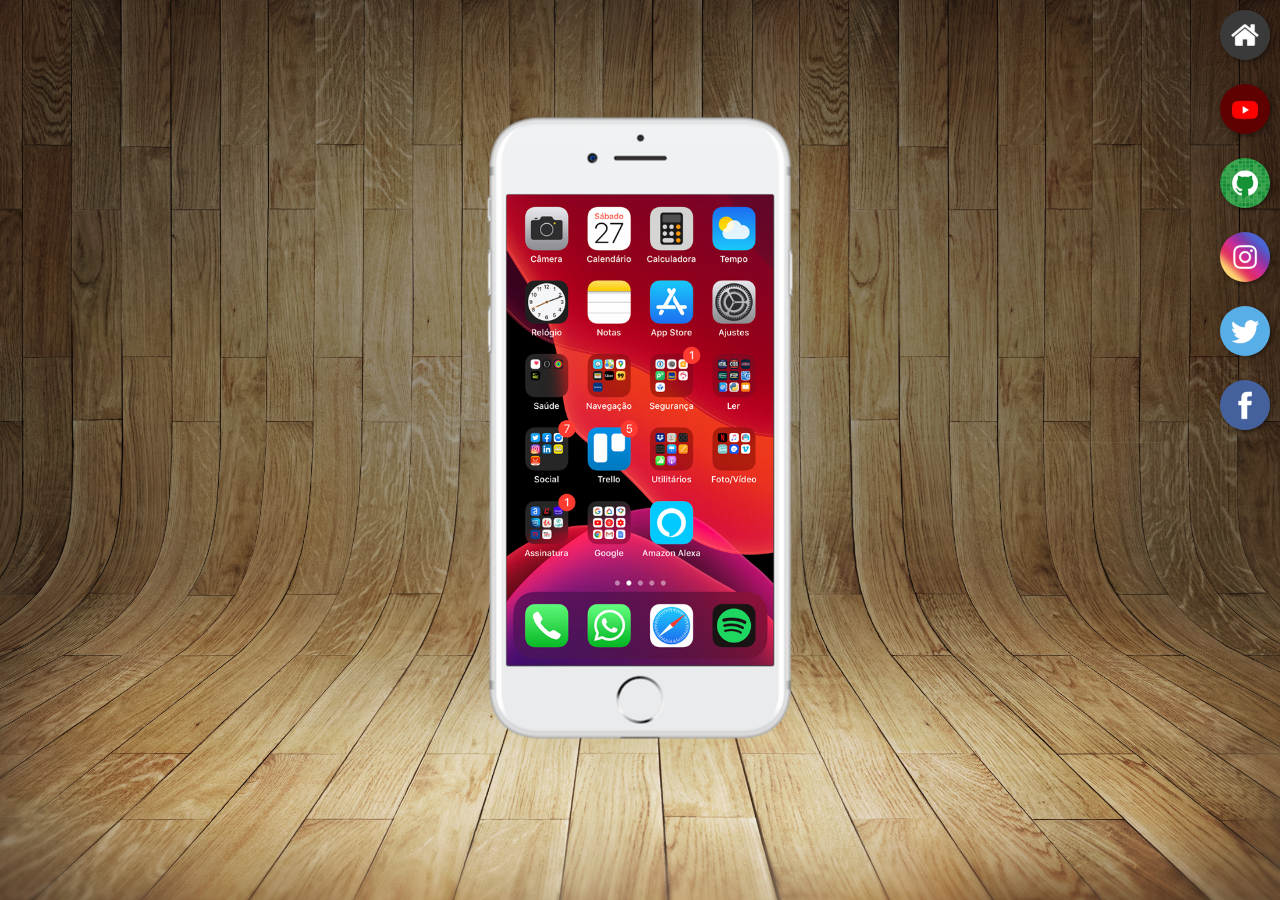
<file: index.html>
<!DOCTYPE html>
<html lang="pt-br">
<head>
    <meta charset="UTF-8">
    <meta name="viewport" content="width=device-width, initial-scale=1.0">
    <link rel="shortcut icon" href="favicon.ico" type="image/x-icon">
    <link rel="stylesheet" href="estilos/style.css">
    <title>Rede Sociais</title>
</head>
<body>
    <main>
        <section id="telefone">
            <iframe src="home.html" name="tela" id="tela" frameborder="0">
                Seu navegador nao e compativel.
            </iframe>
        </section>
        <section id="redes-sociais">
            <a href="home.html" target="tela"><img src="imagens/logo-home.jpg" alt="home"></a><br>
            <a href="youtube.html" target="tela"><img src="imagens/logo-youtube.jpg" alt="Youtube"></a><br>
            <a href="github.html" target="tela"><img src="imagens/logo-github.jpg" alt="GitHub"></a><br>
            <a href="instagram.html" target="tela"><img src="imagens/logo-instagram.jpg" alt="Instagram"></a><br>
            <a href="twitter.html" target="tela"><img src="imagens/logo-twitter.jpg" alt="Twitter"></a><br>
            <a href="facebook.html" target="tela"><img src="imagens/logo-facebook.jpg" alt="Facebook"></a>
        </section>
    </main>
</body>
</html>
</file>
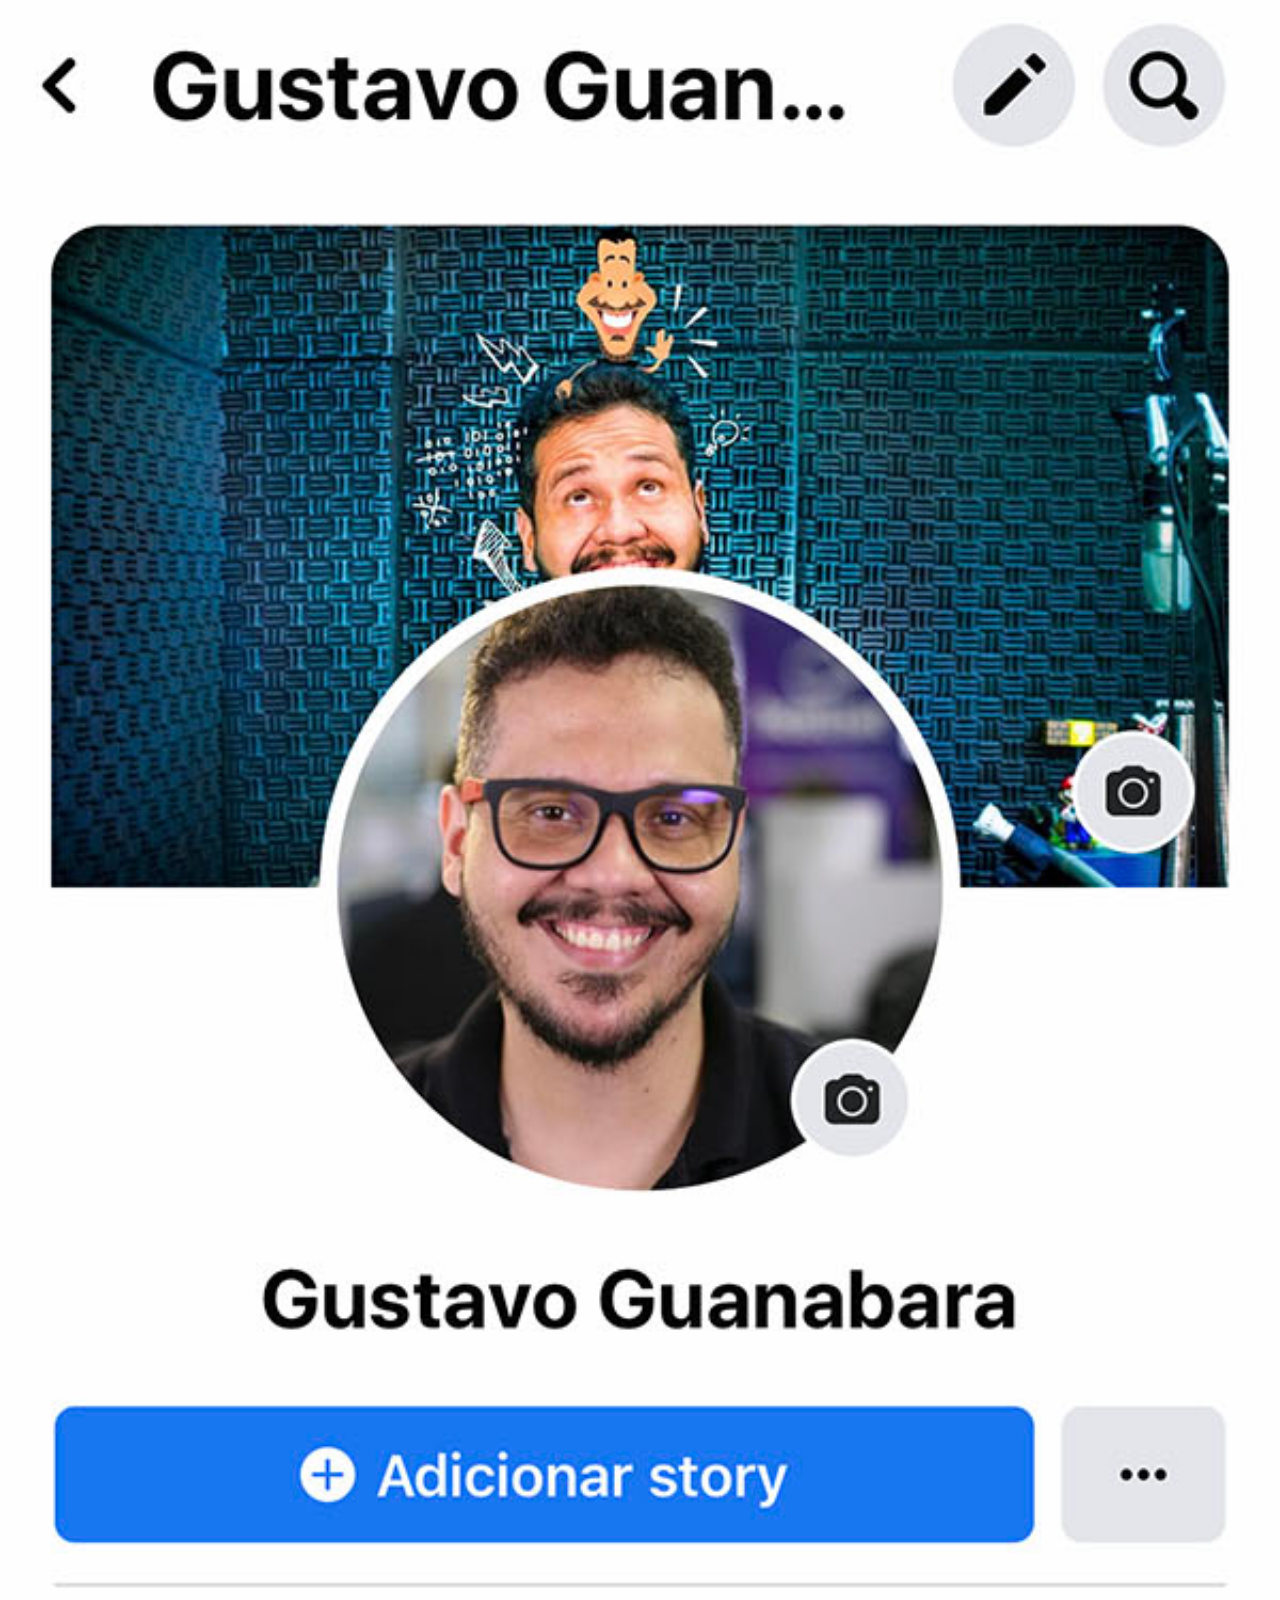
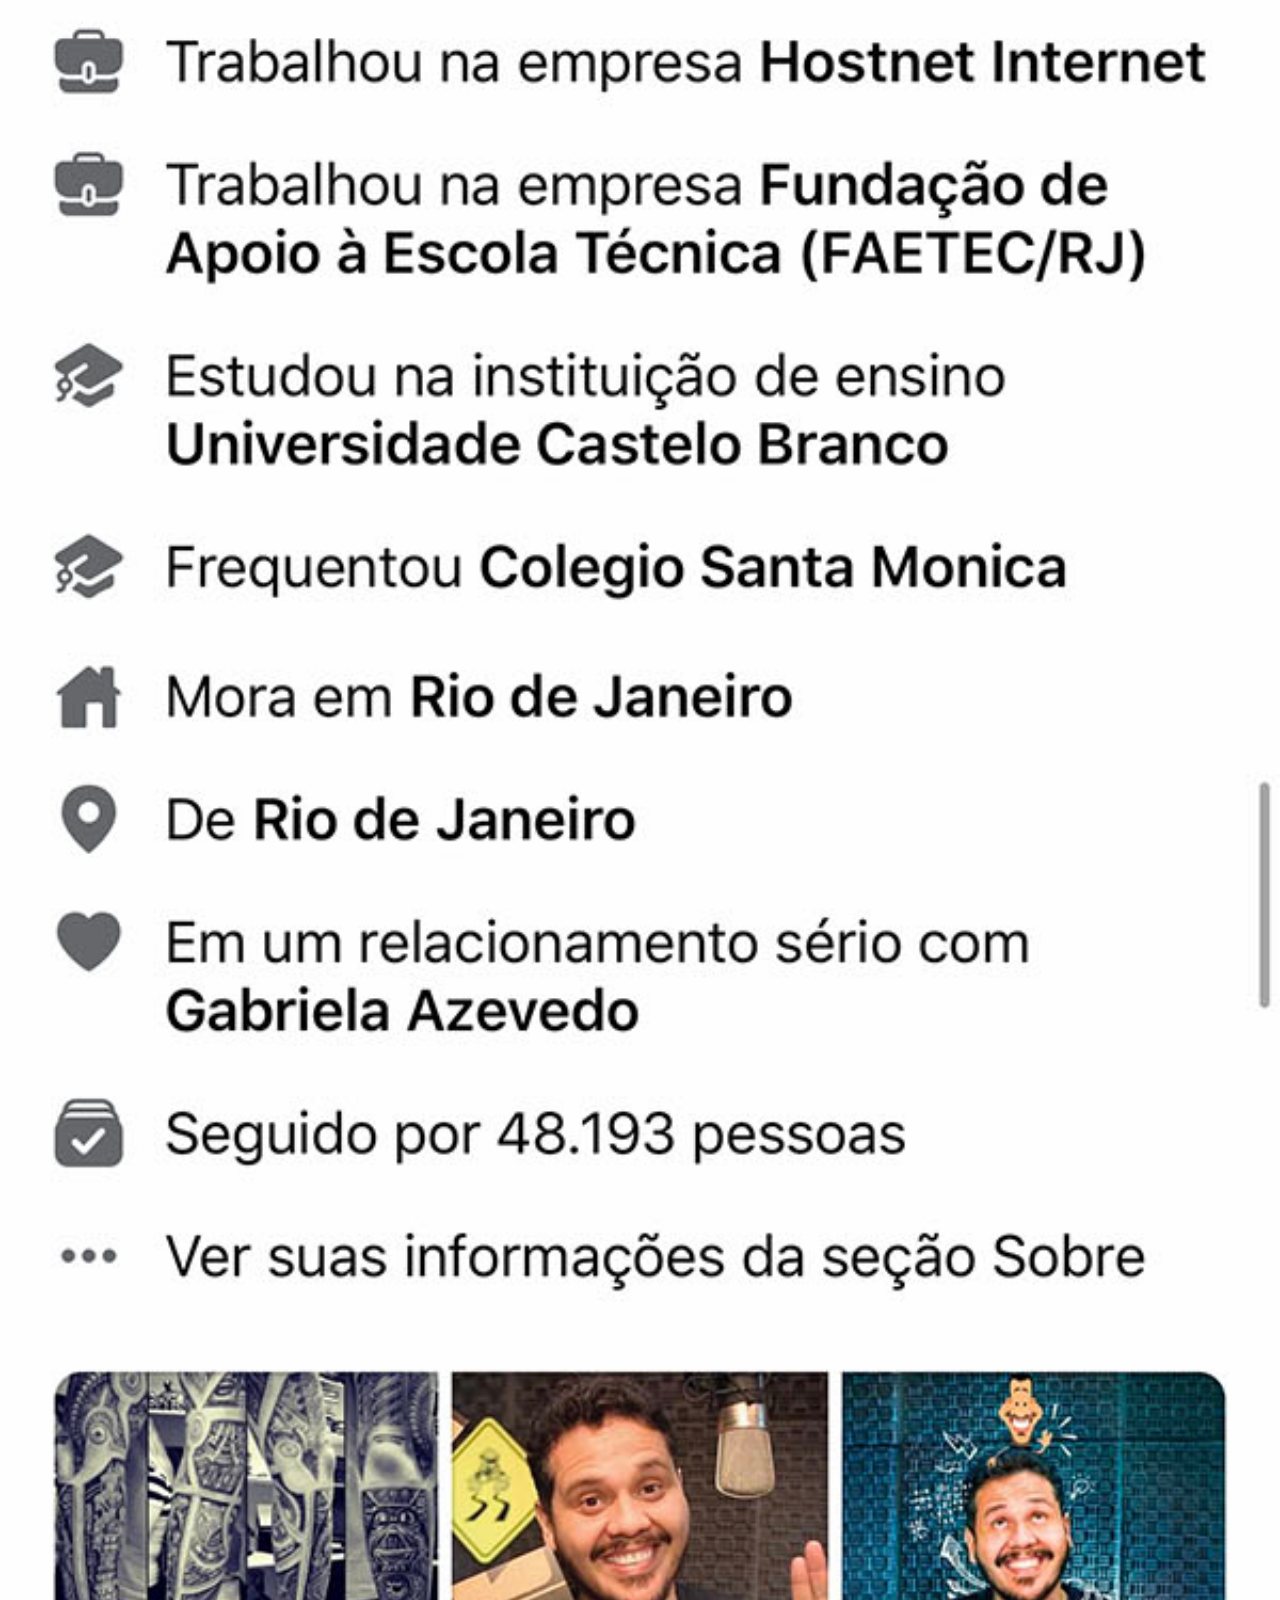
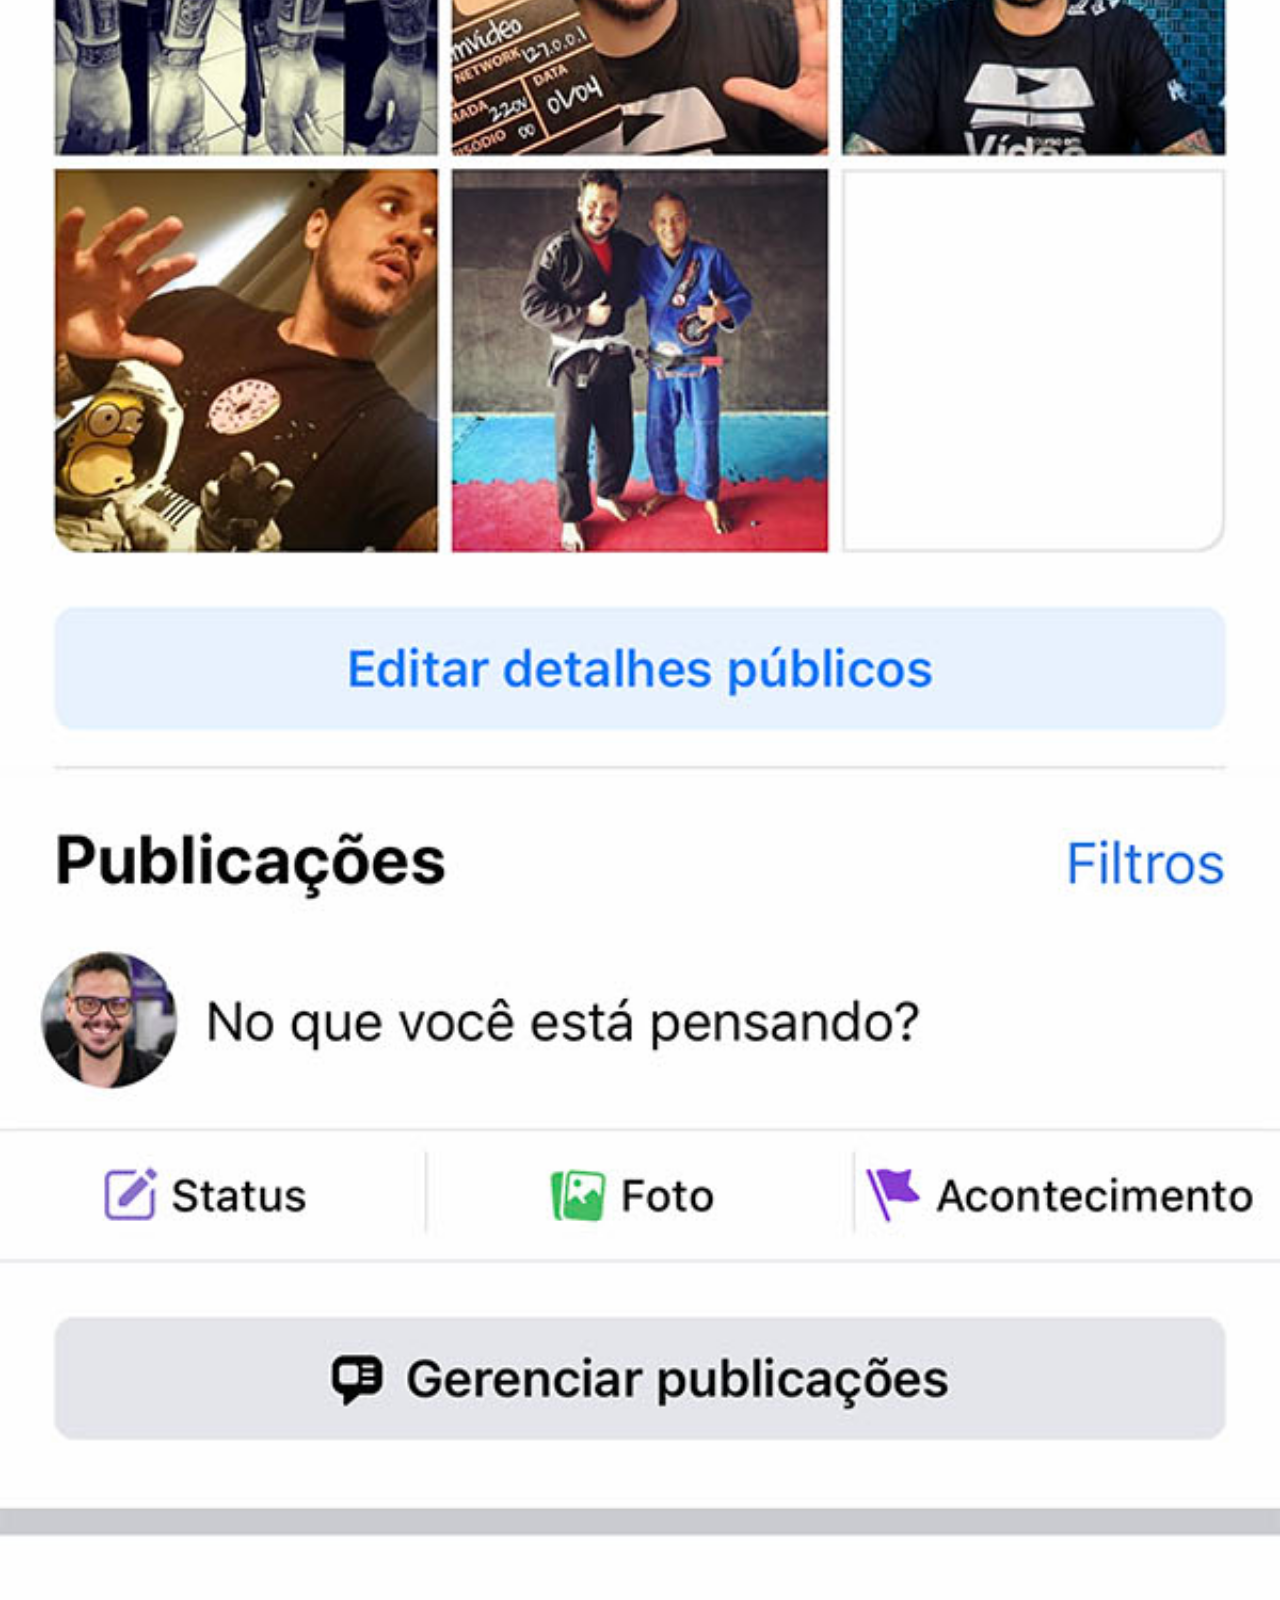
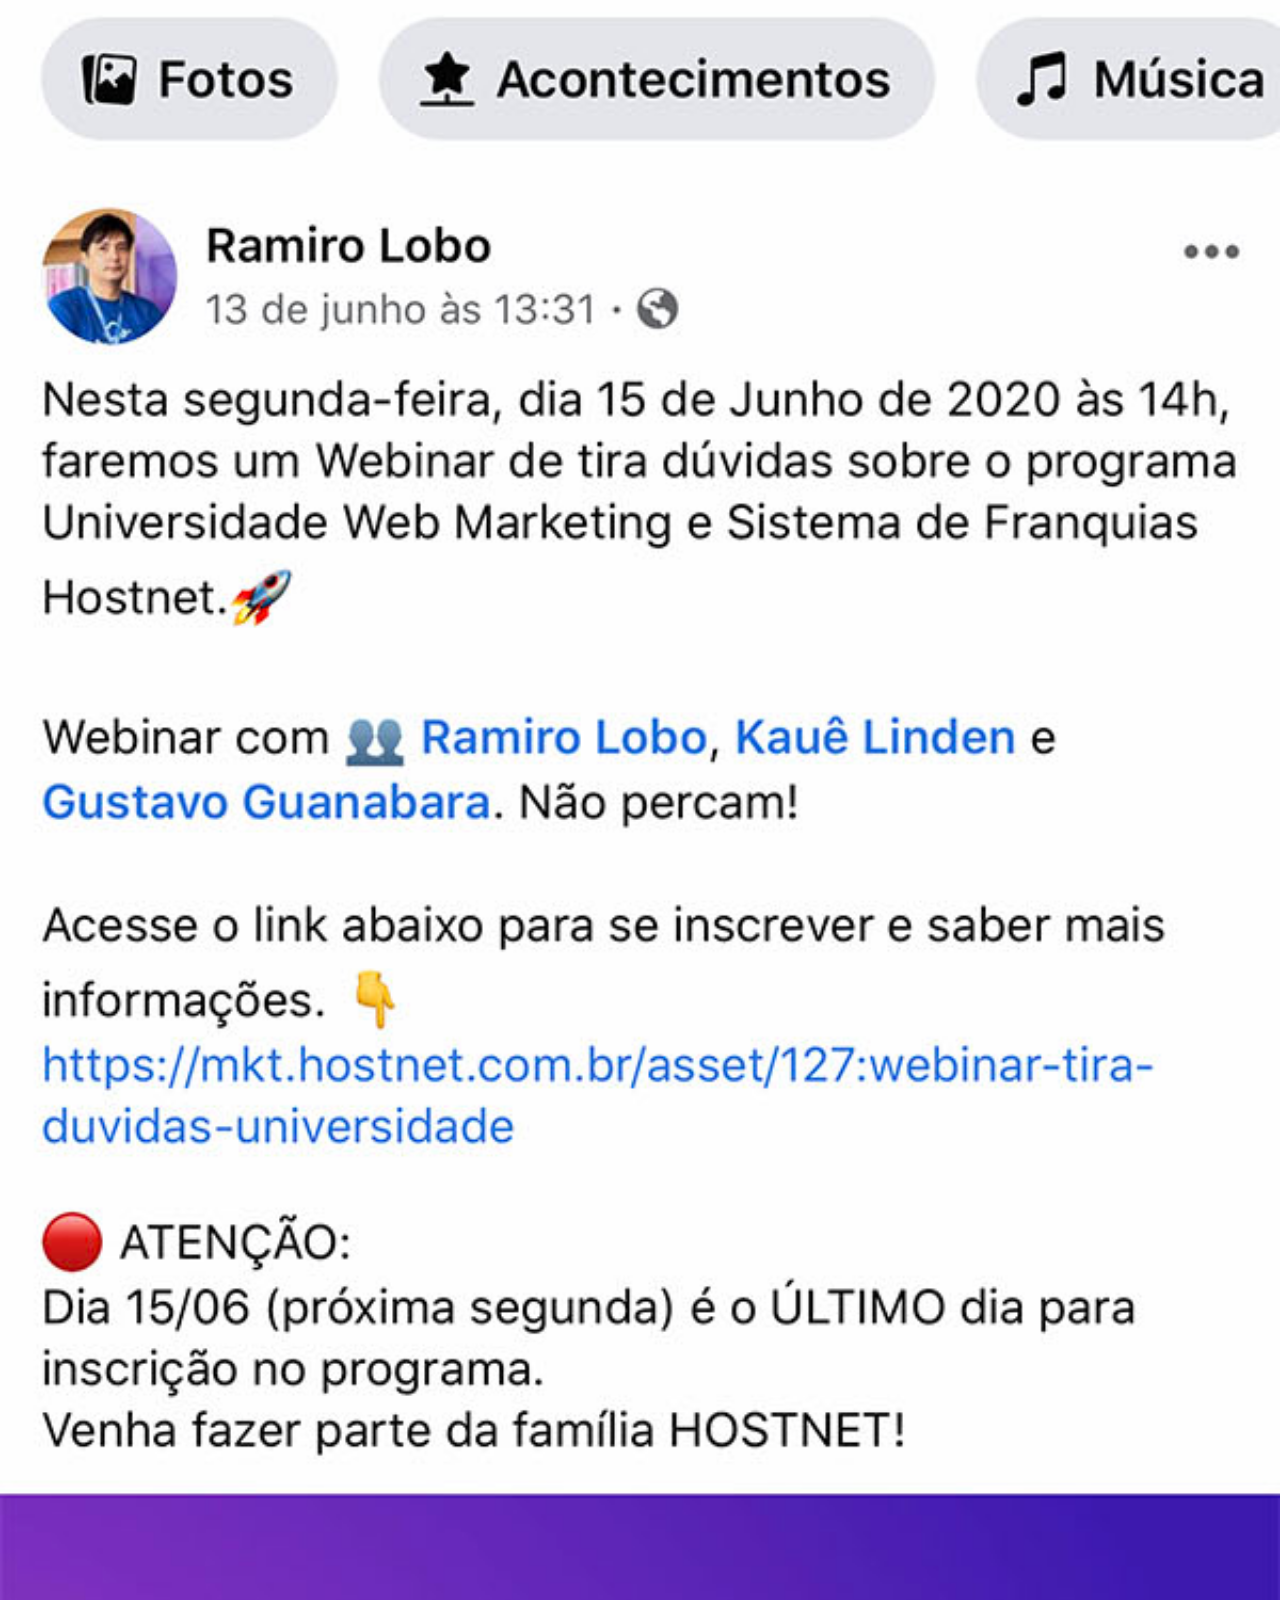
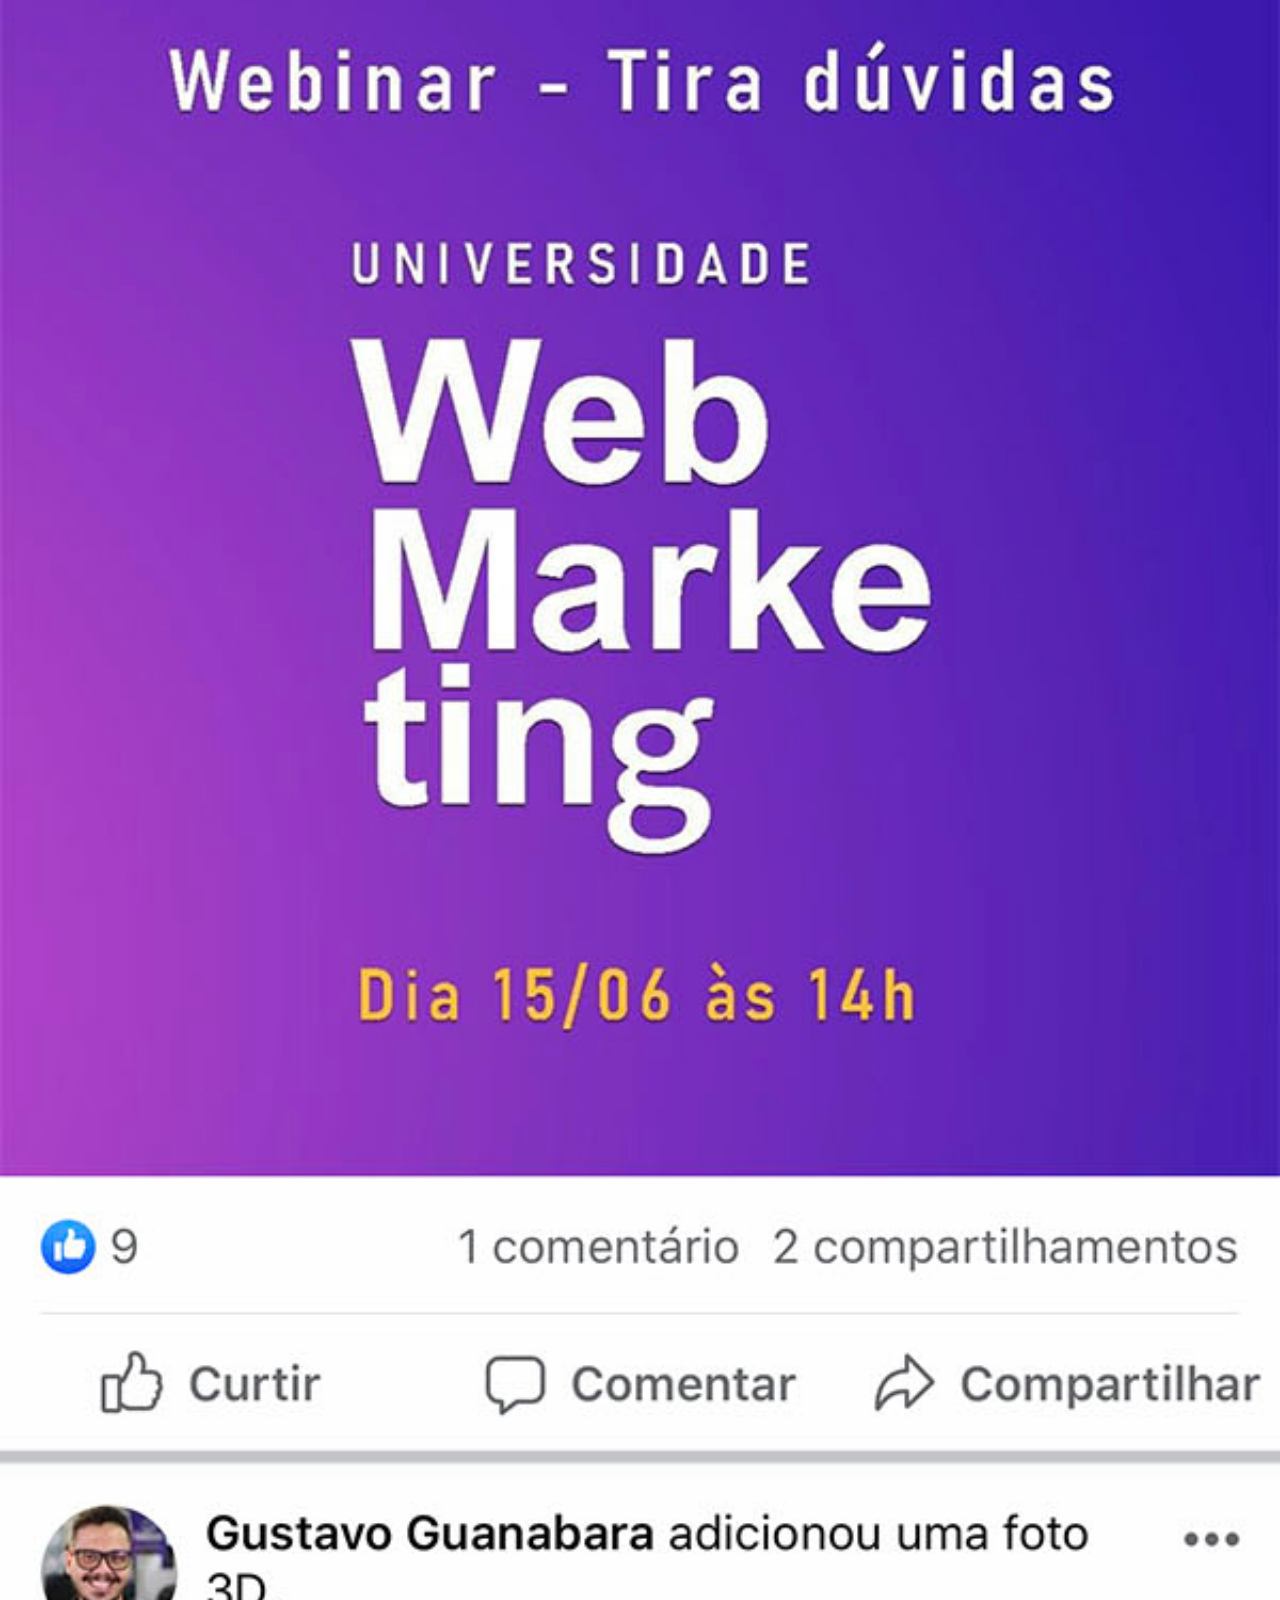
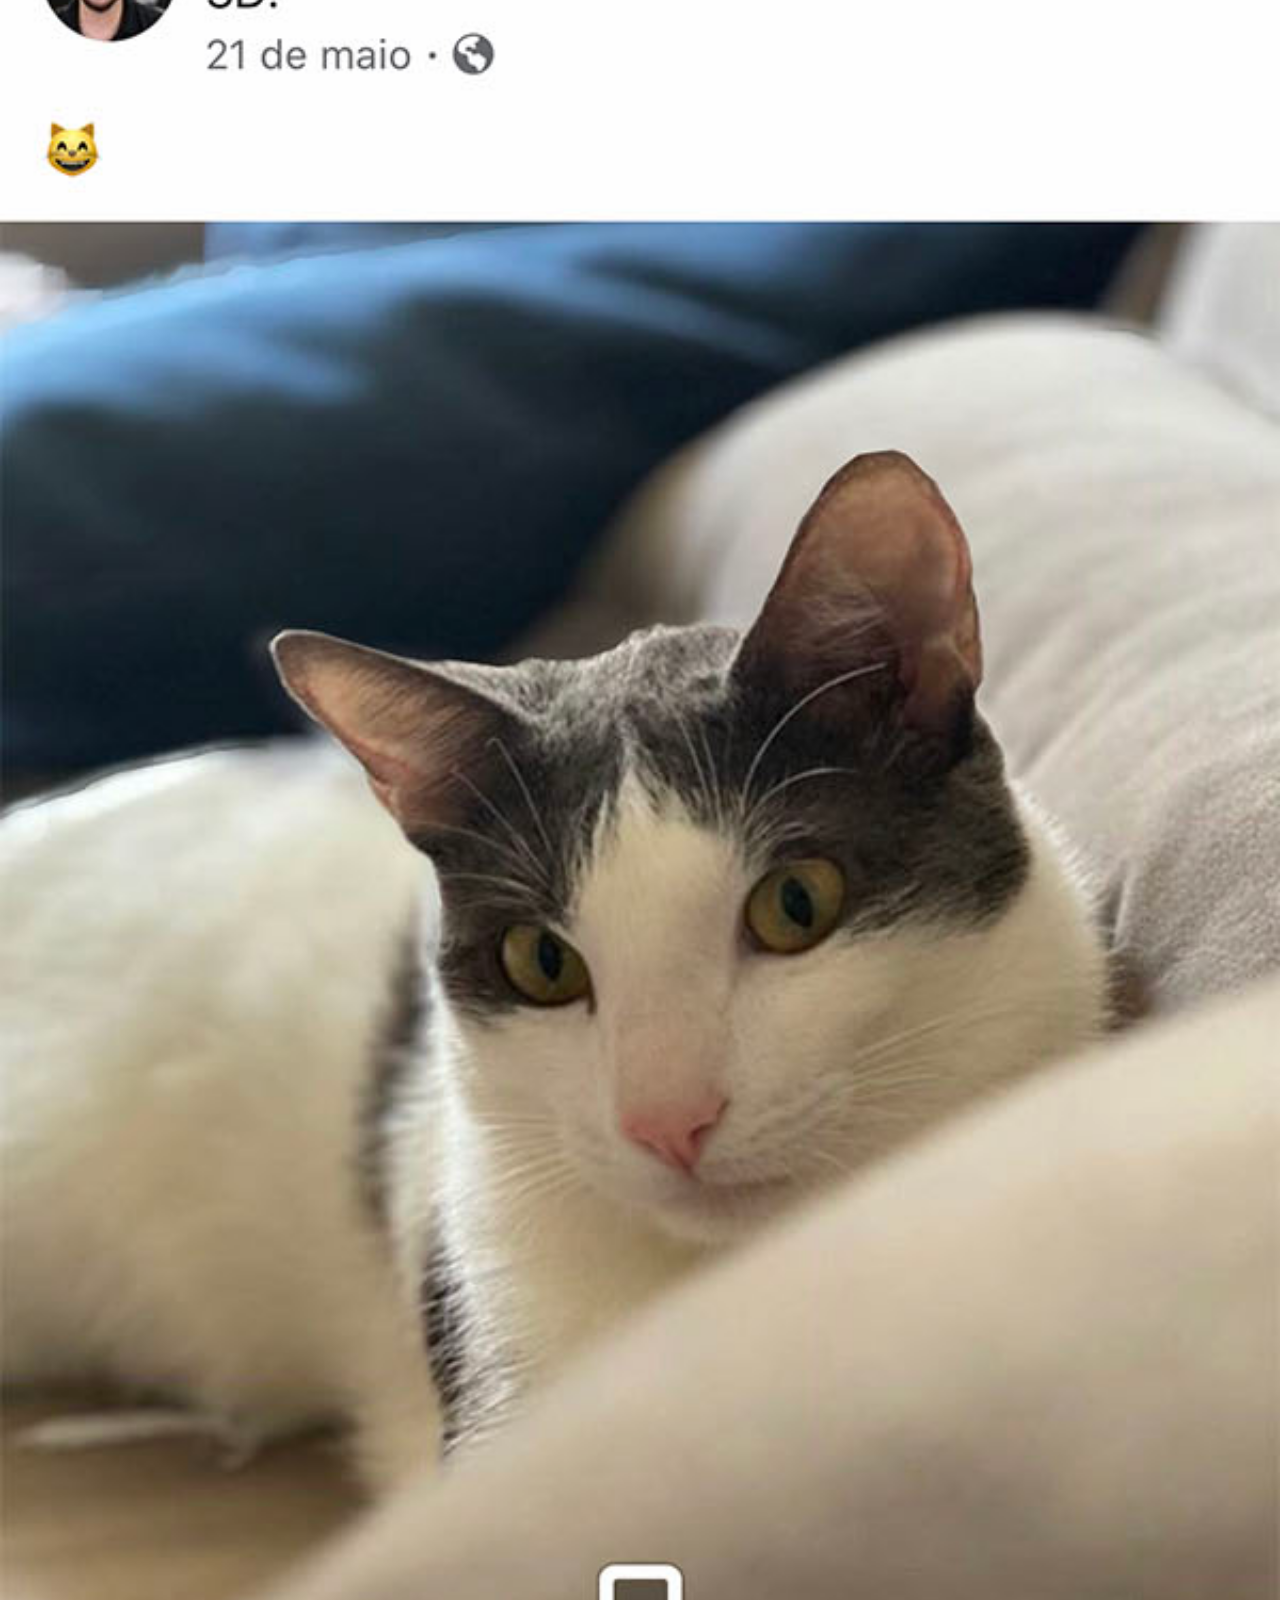
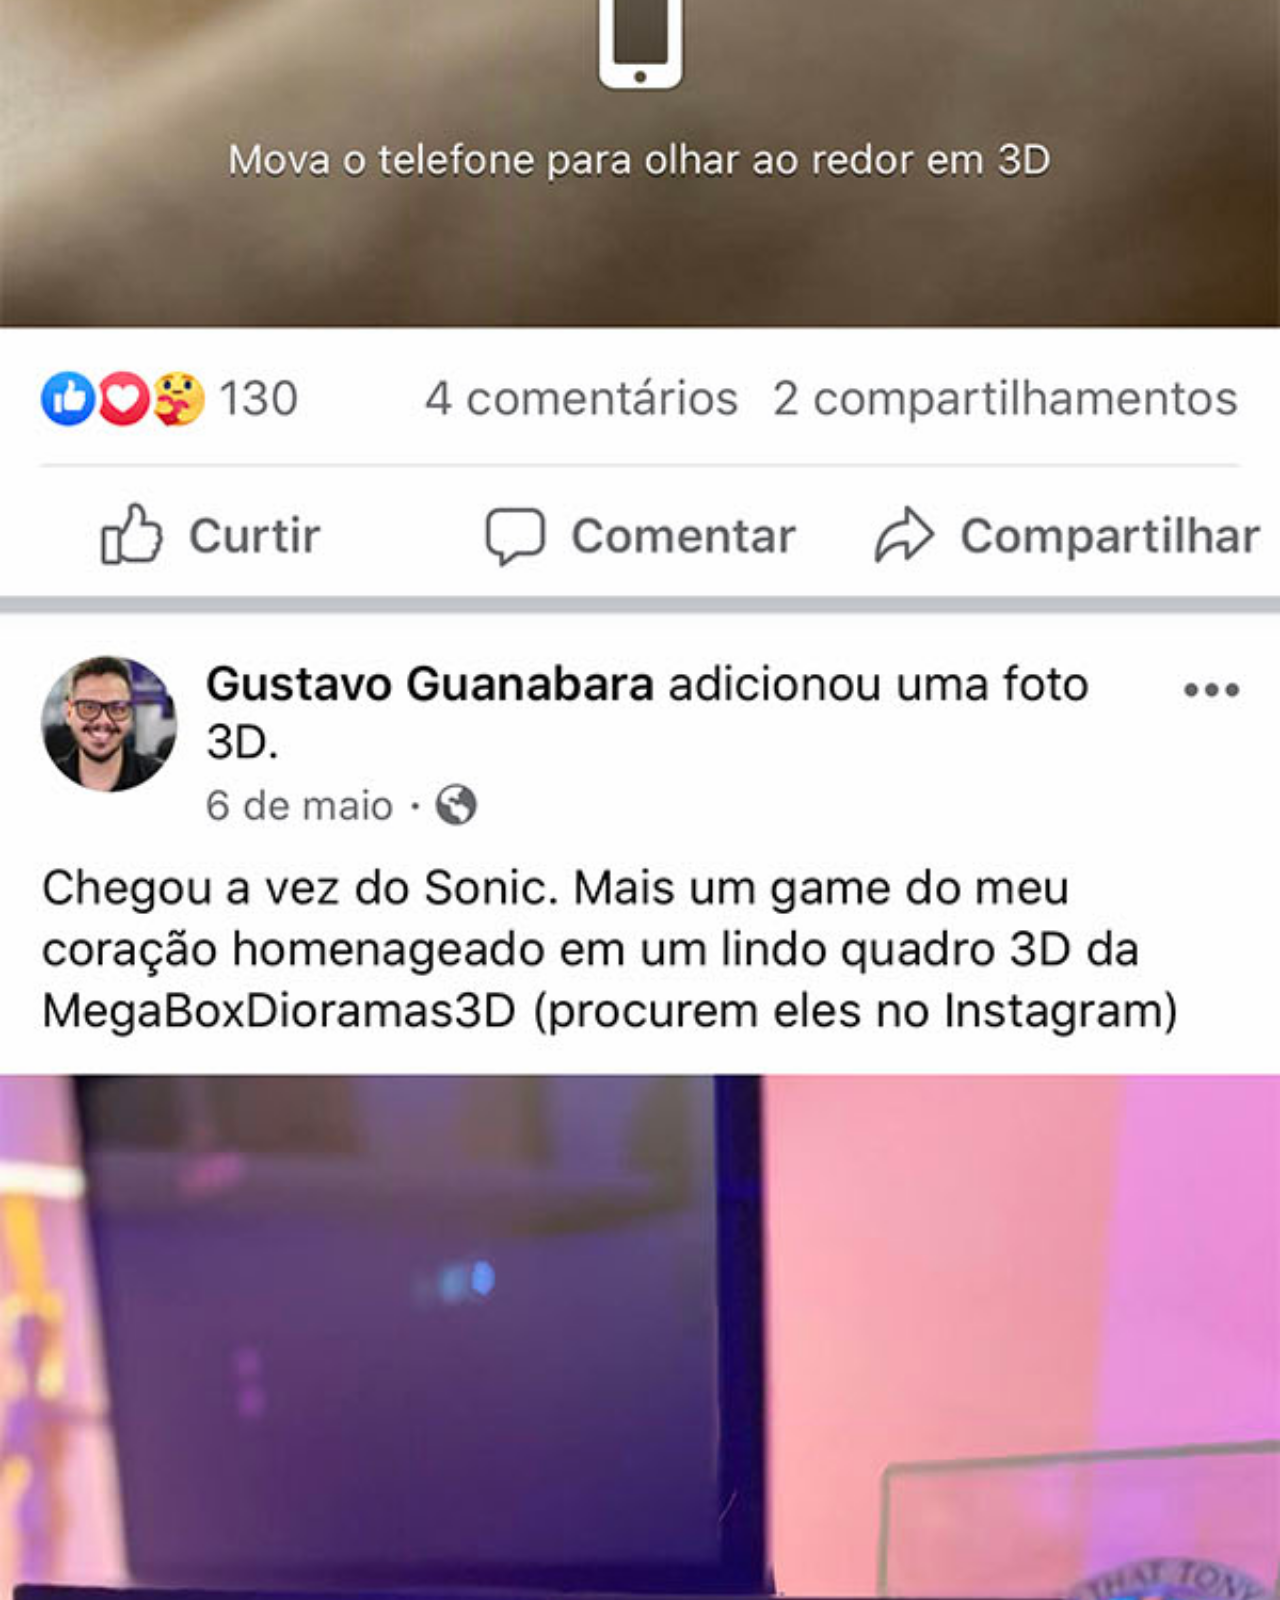
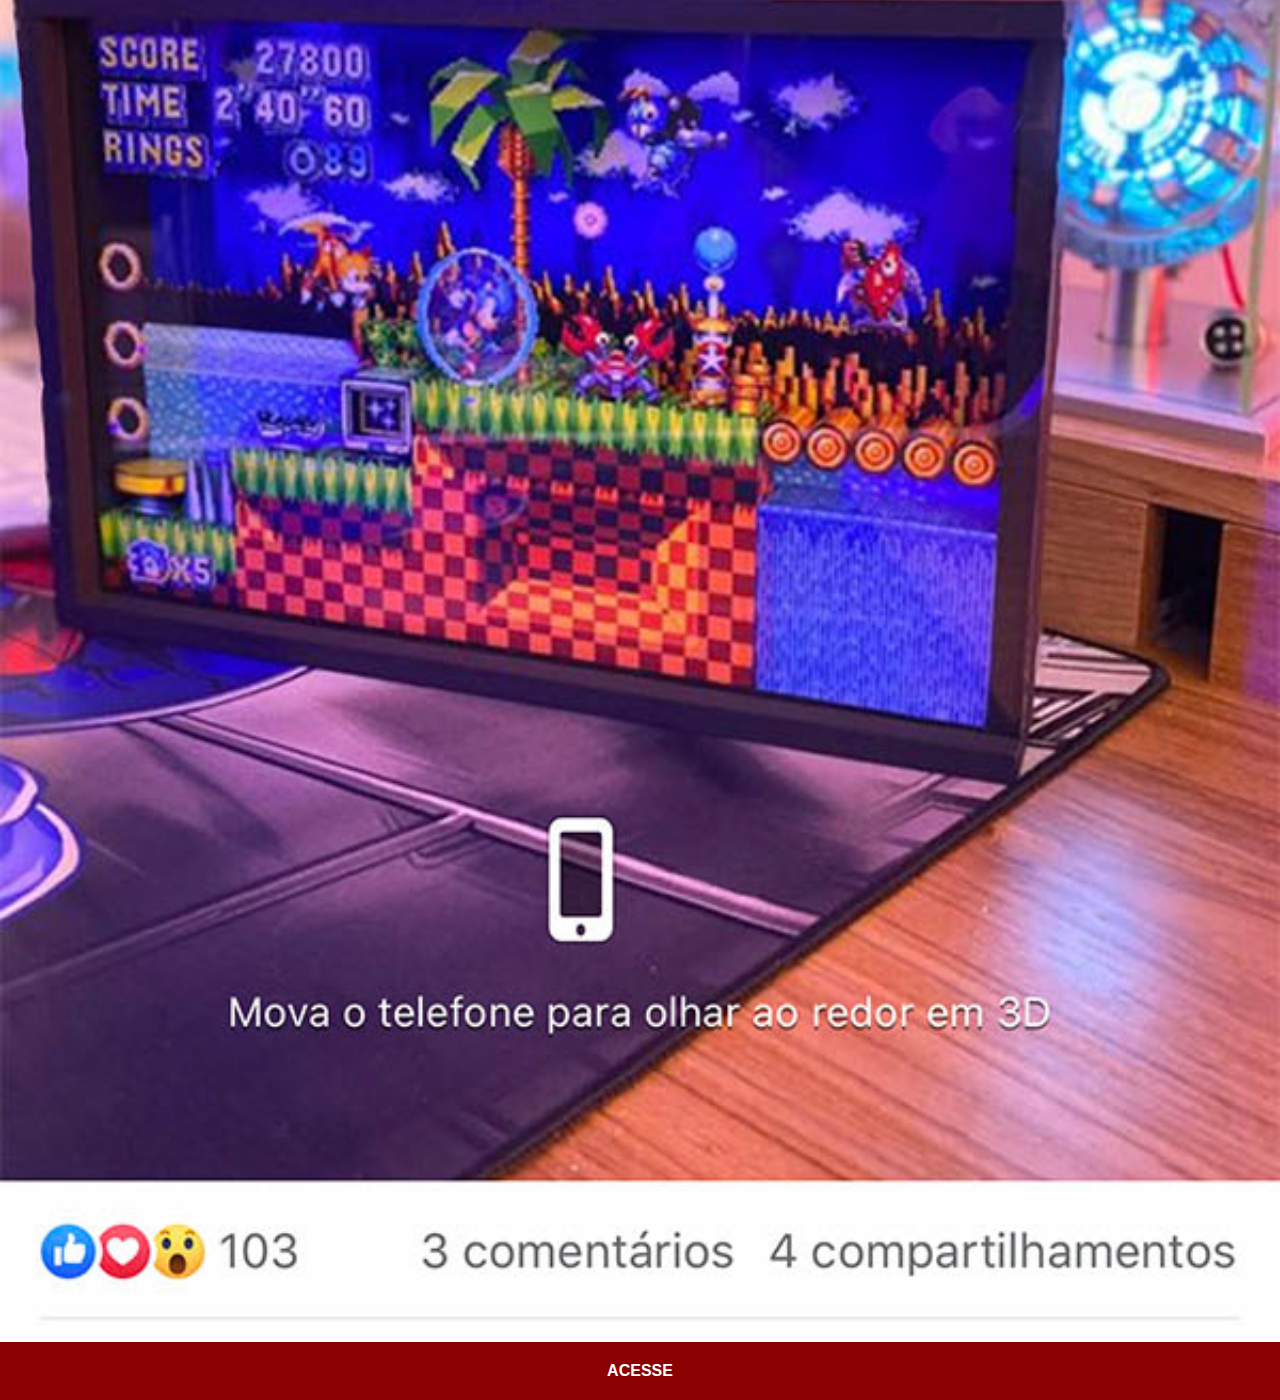
<file: facebook.html>
<!DOCTYPE html>
<html lang="pt-br">
<head>
    <meta charset="UTF-8">
    <meta name="viewport" content="width=device-width, initial-scale=1.0">
    <title>Facebook</title>
    <link rel="stylesheet" href="estilos/social.css">
</head>
<body>
    <img src="imagens/tela-facebook.jpg" alt="Facebook">
    <a href="https://www.facebook.com/?stype=lo&flo=1&deoia=1&jlou=AfdENmrIMHLtIW43oPUjzJWqFine17n-GESDPq2hmzu-ZWOQ4bDu6_TSSfL07sxU9tAe5J-MboHhPWYSw7c6mS2YpRFqXXsEh30uhEN1YeVI9g&smuh=55468&lh=Ac-rwZ9IqJkIO6ImK-M" target="_blank">ACESSE</a>
</body>
</html>
</file>
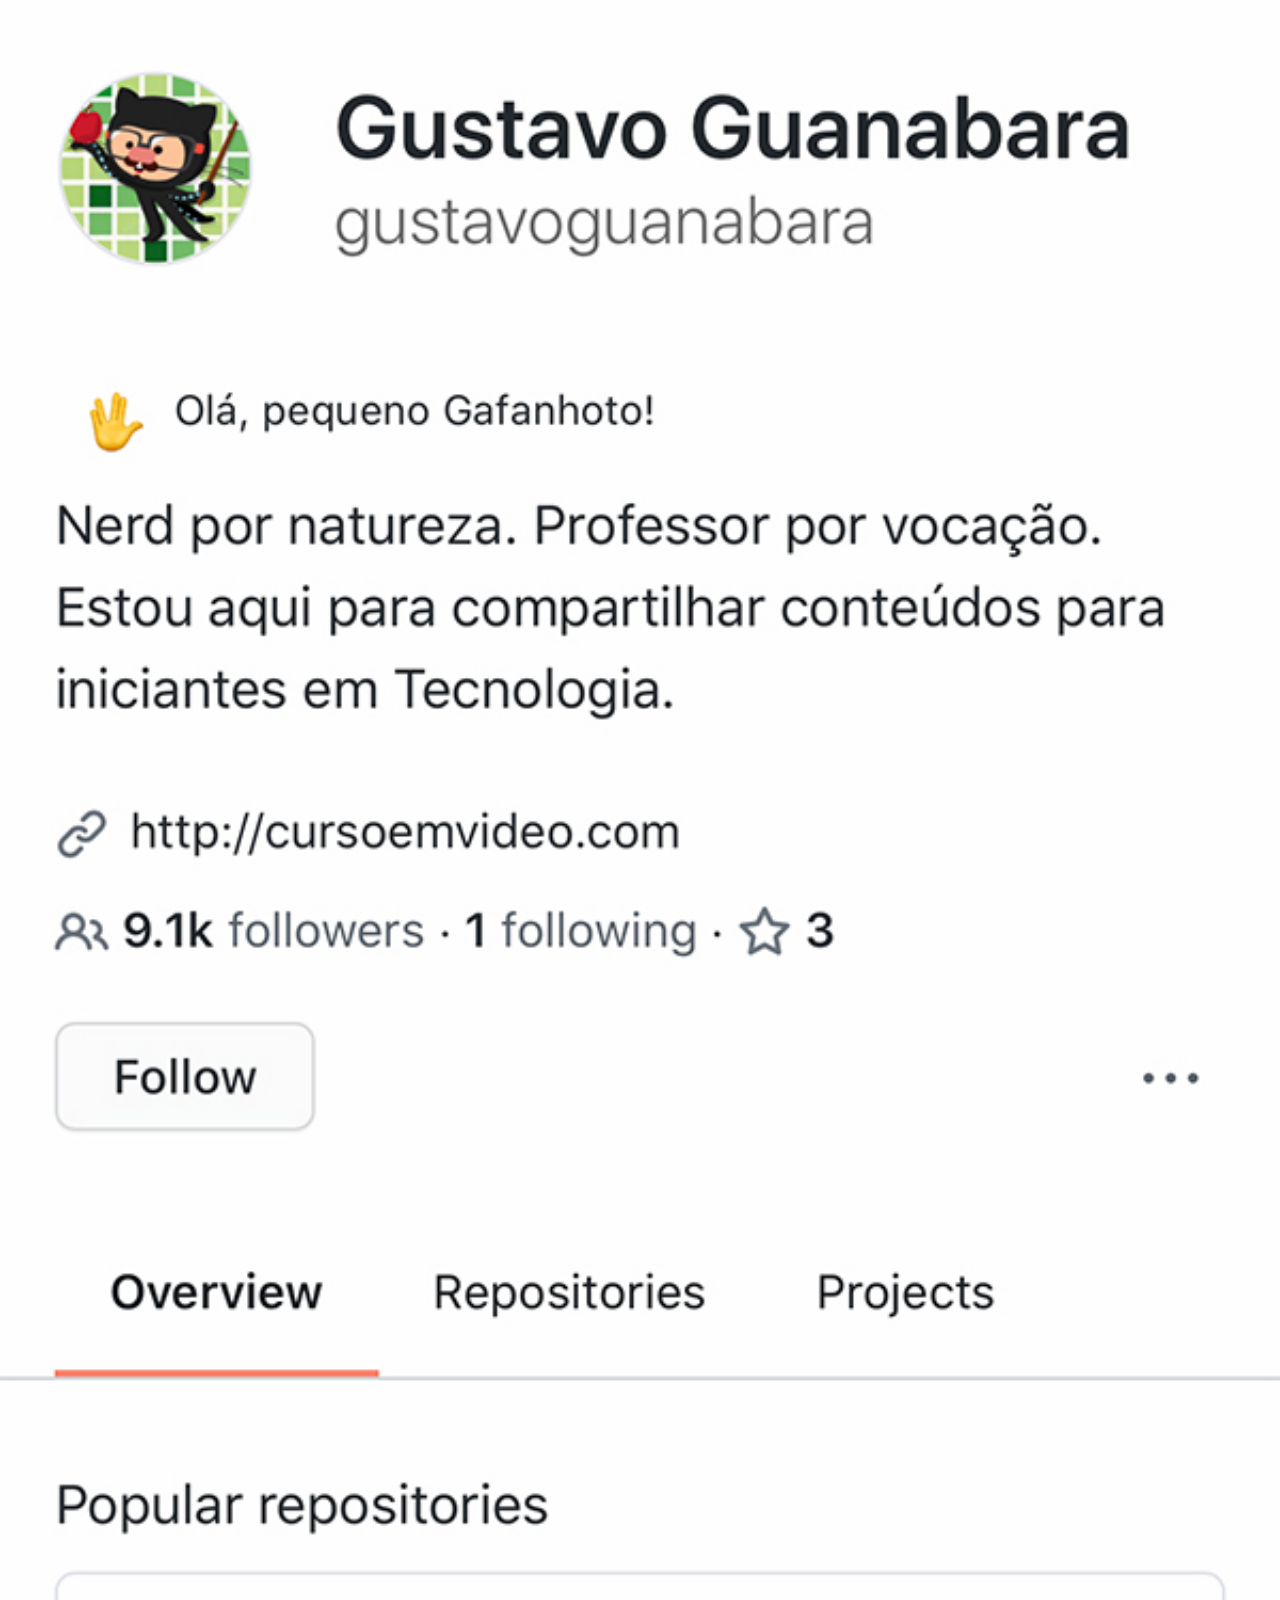
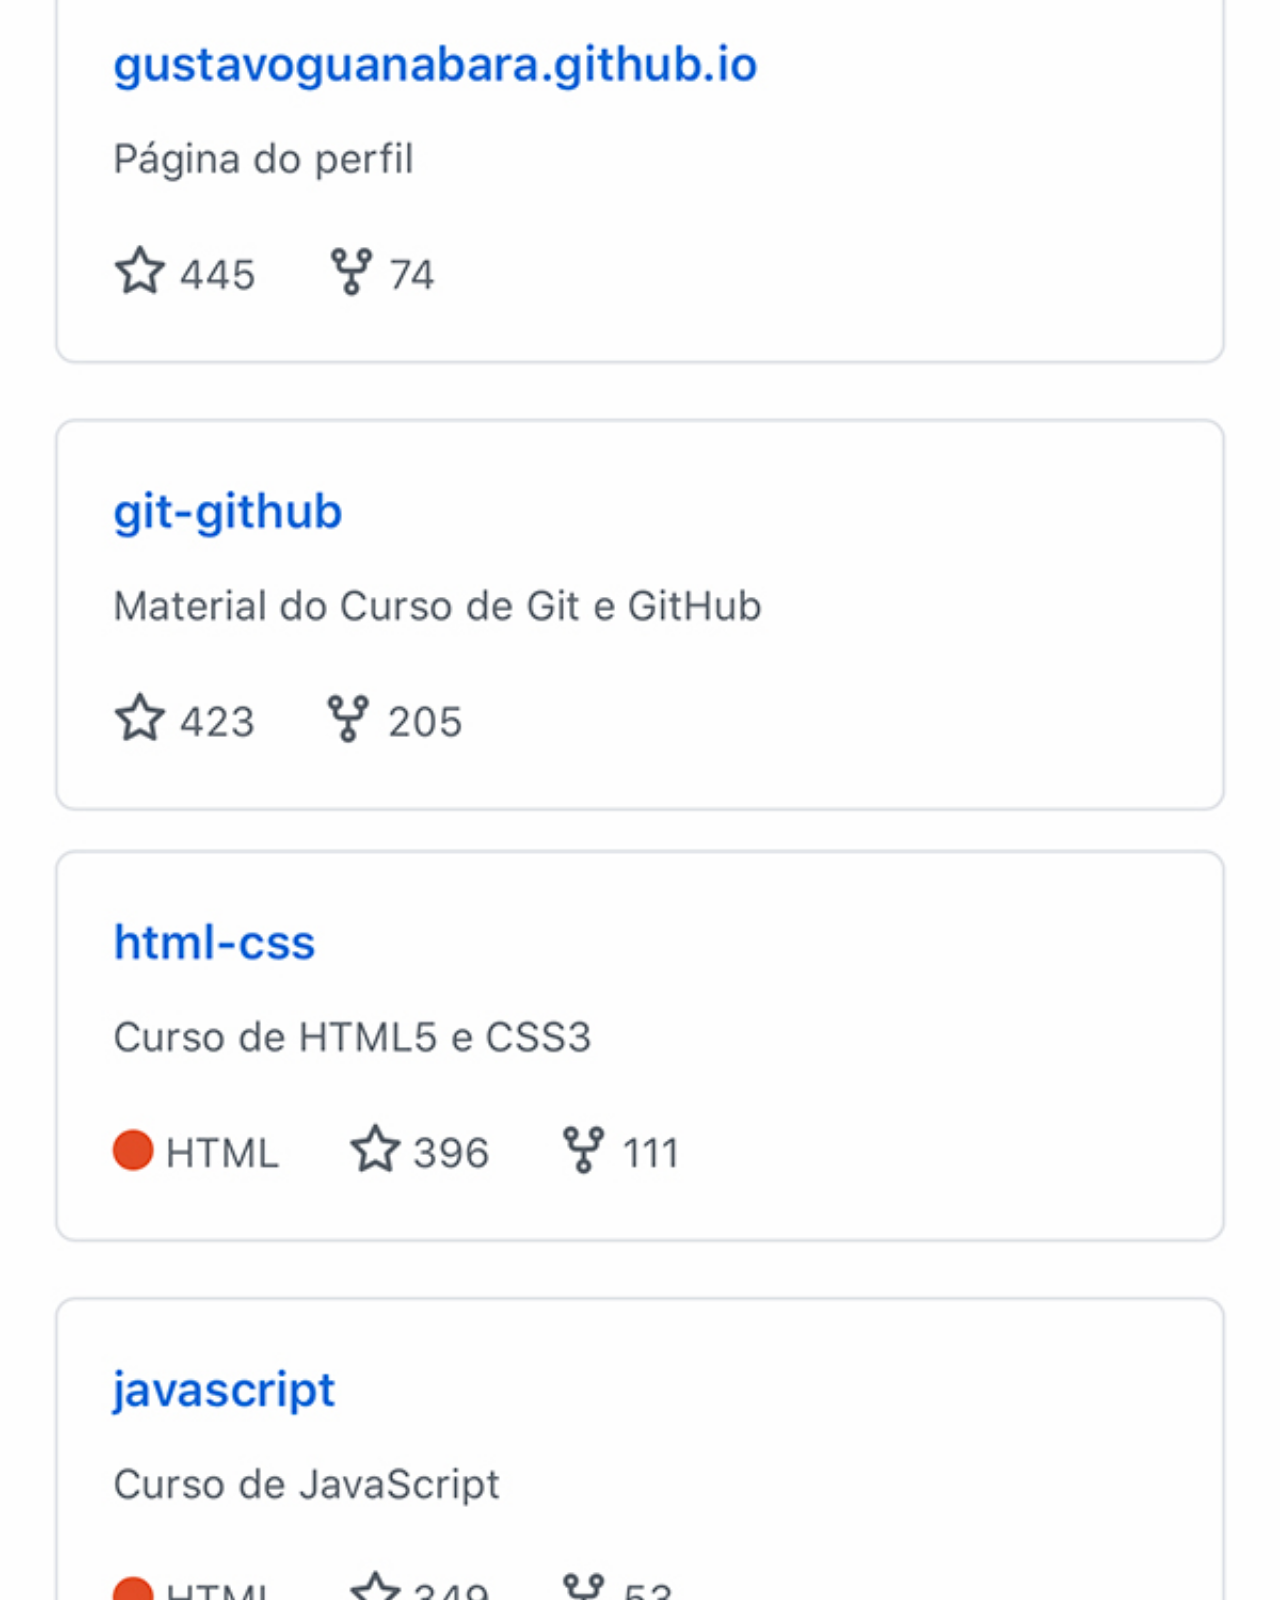
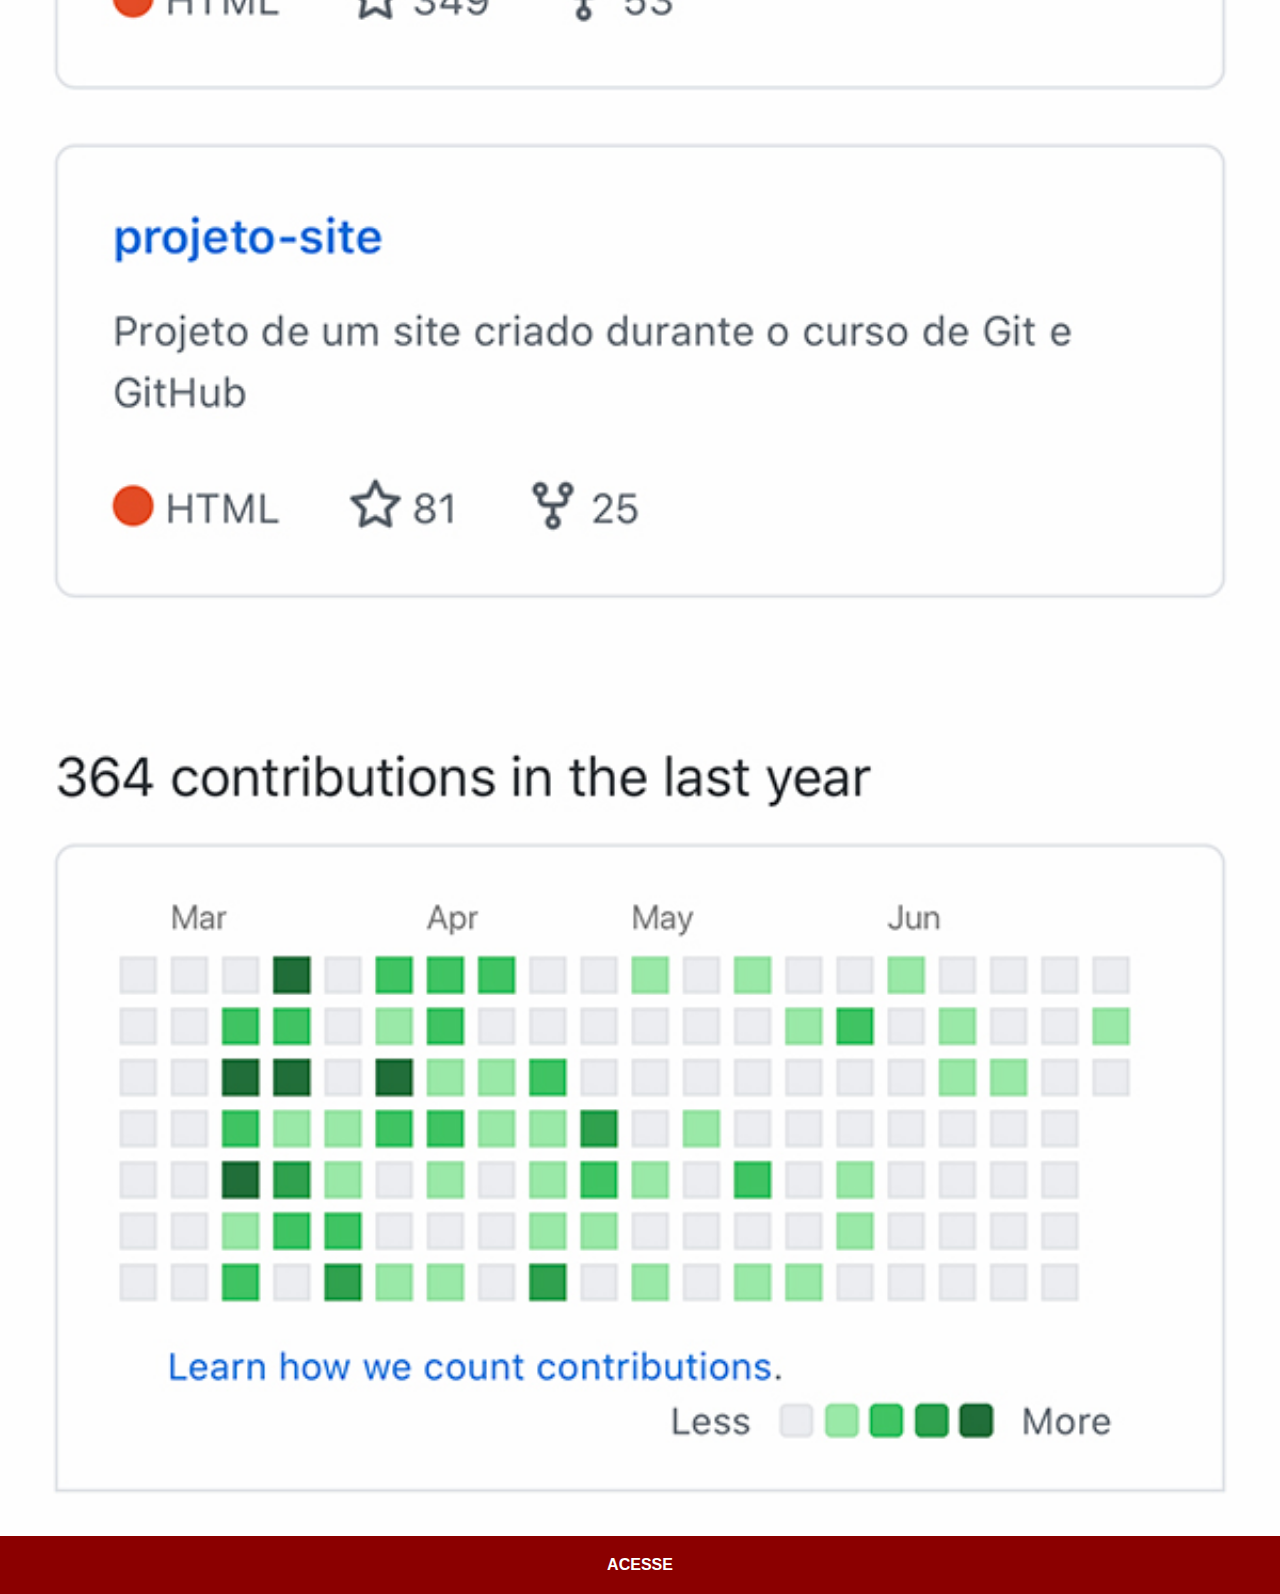
<file: github.html>
<!DOCTYPE html>
<html lang="pt-br">
<head>
    <meta charset="UTF-8">
    <meta name="viewport" content="width=device-width, initial-scale=1.0">
    <title>GitHub</title>
    <link rel="stylesheet" href="estilos/social.css">
</head>
<body>
    <img src="imagens/tela-github.jpg" alt="GitHub">
    <a href="https://github.com/GabrielLuizFonseca" target="_blank">ACESSE</a>
</body>
</html>
</file>
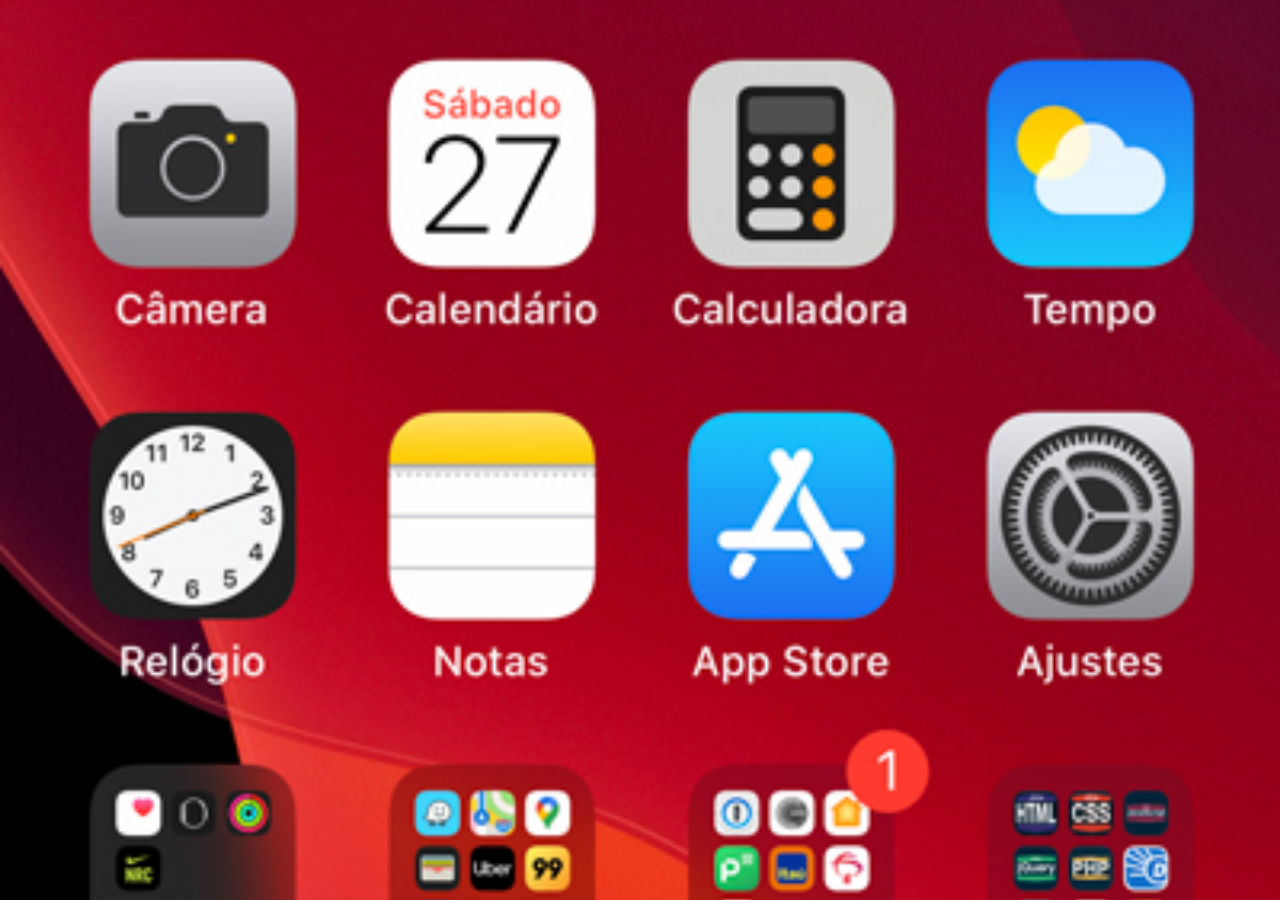
<file: home.html>
<!DOCTYPE html>
<html lang="pt-br">
<head>
    <meta charset="UTF-8">
    <meta name="viewport" content="width=device-width, initial-scale=1.0">
    <title>Home</title>
</head>
<style>

    *{
        margin: 0px;
        padding: 0px;
    }
    body{
        width: 100vw;
        height: 100vh;
        background: url('imagens/tela-home.jpg') no-repeat top center ;
        background-size: cover;
    }

</style>
<body>
    
</body>
</html>
</file>
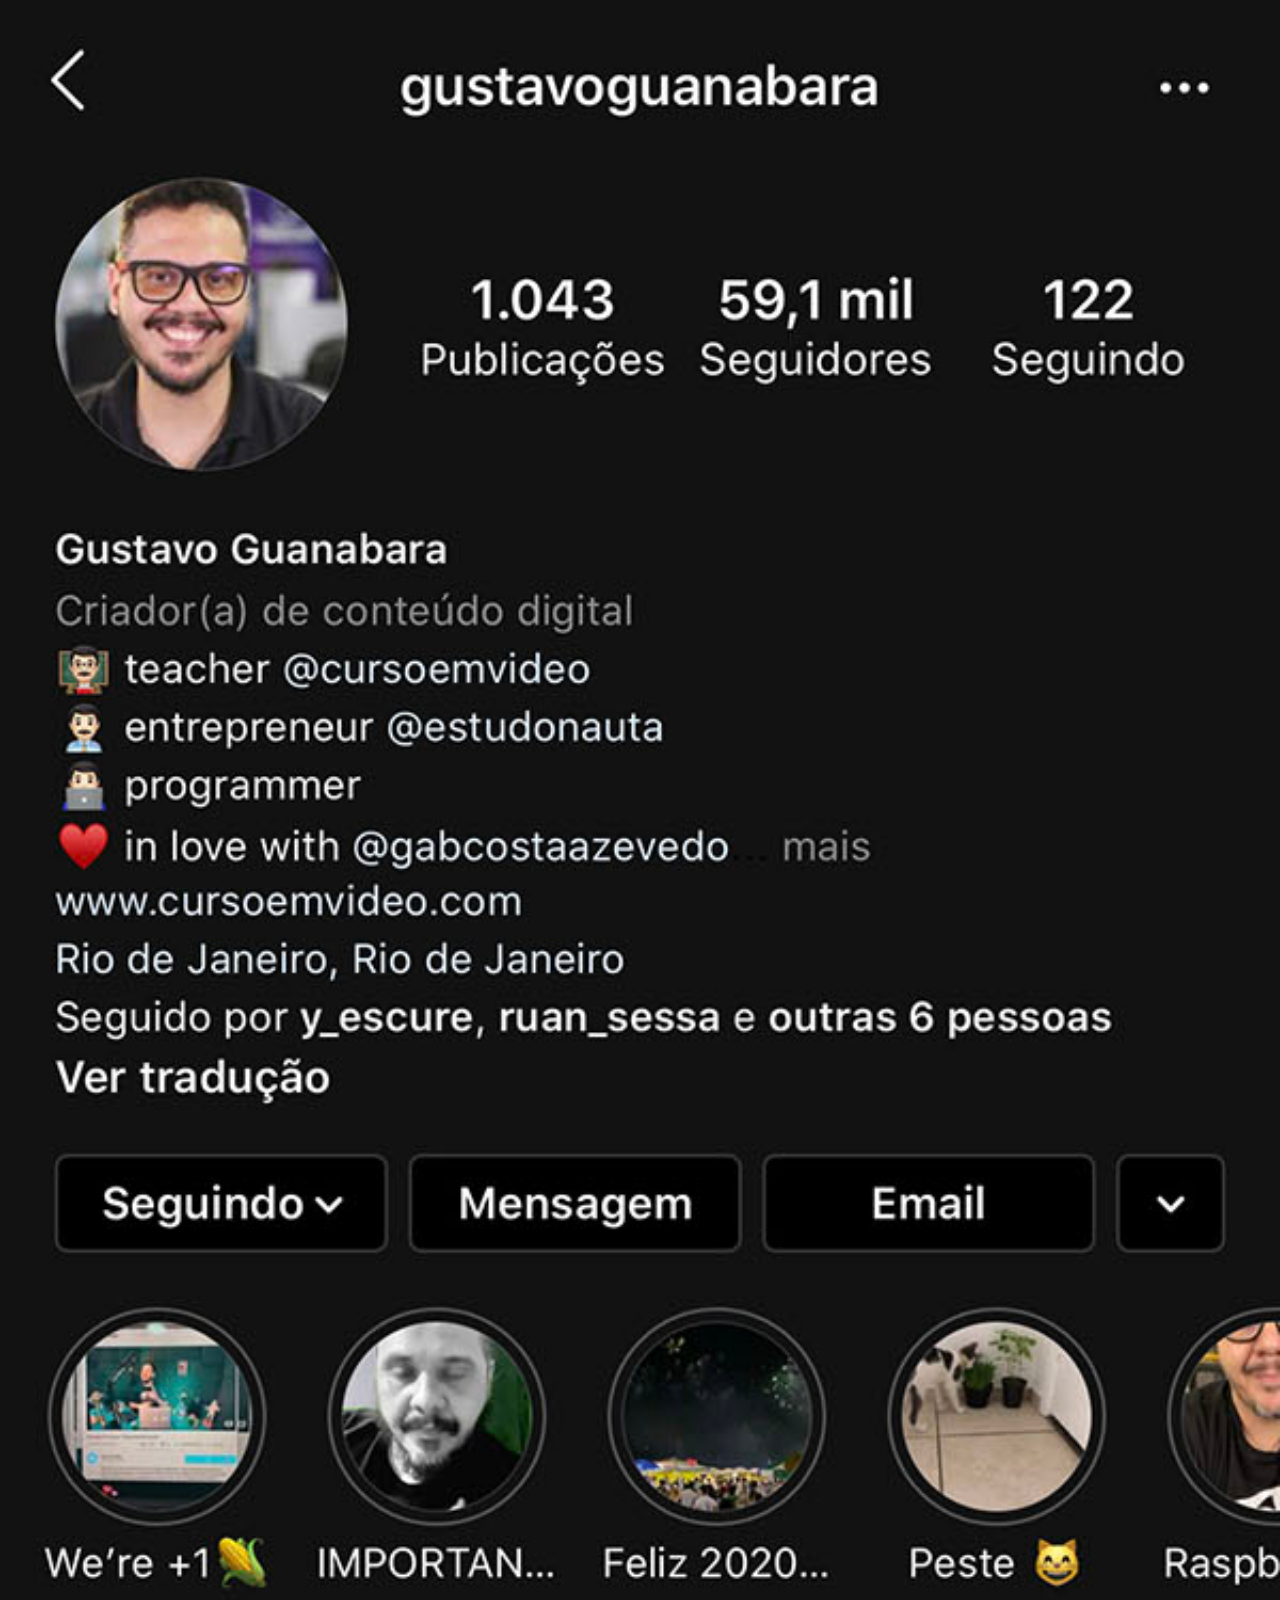
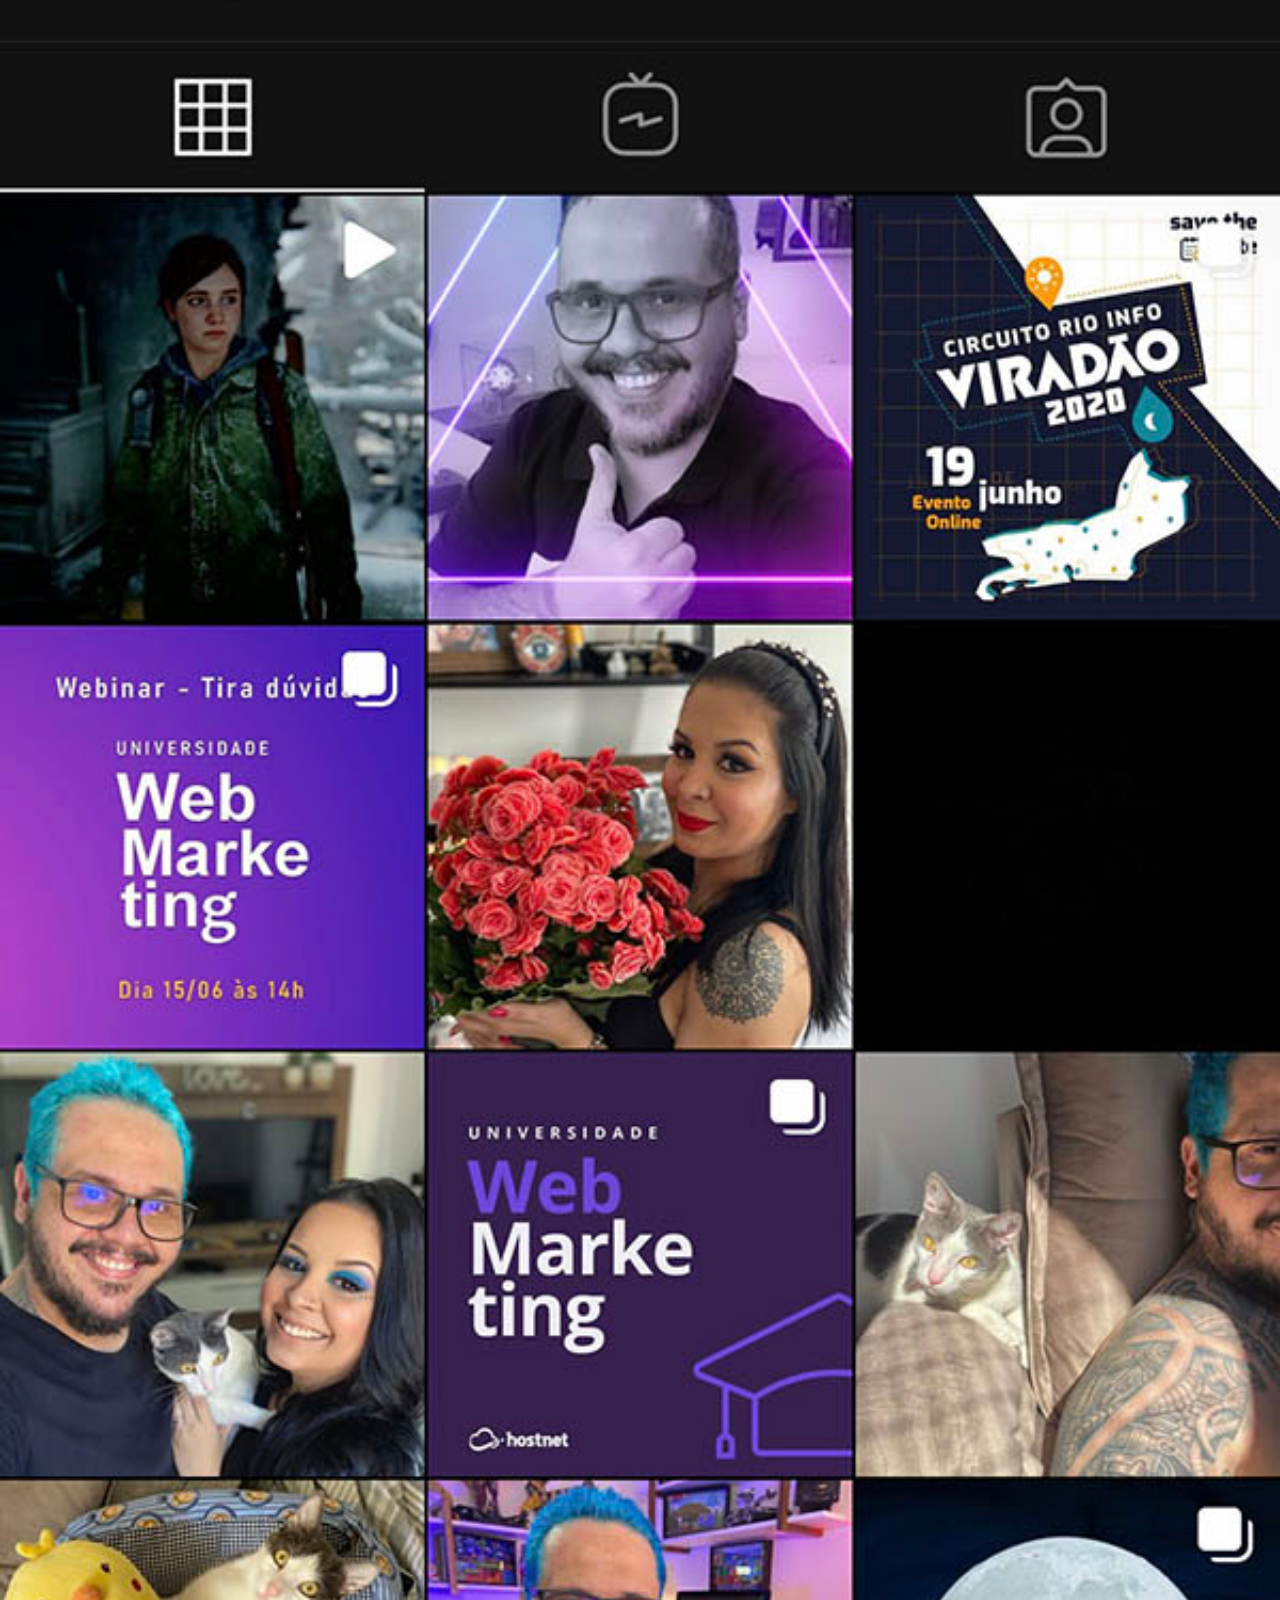
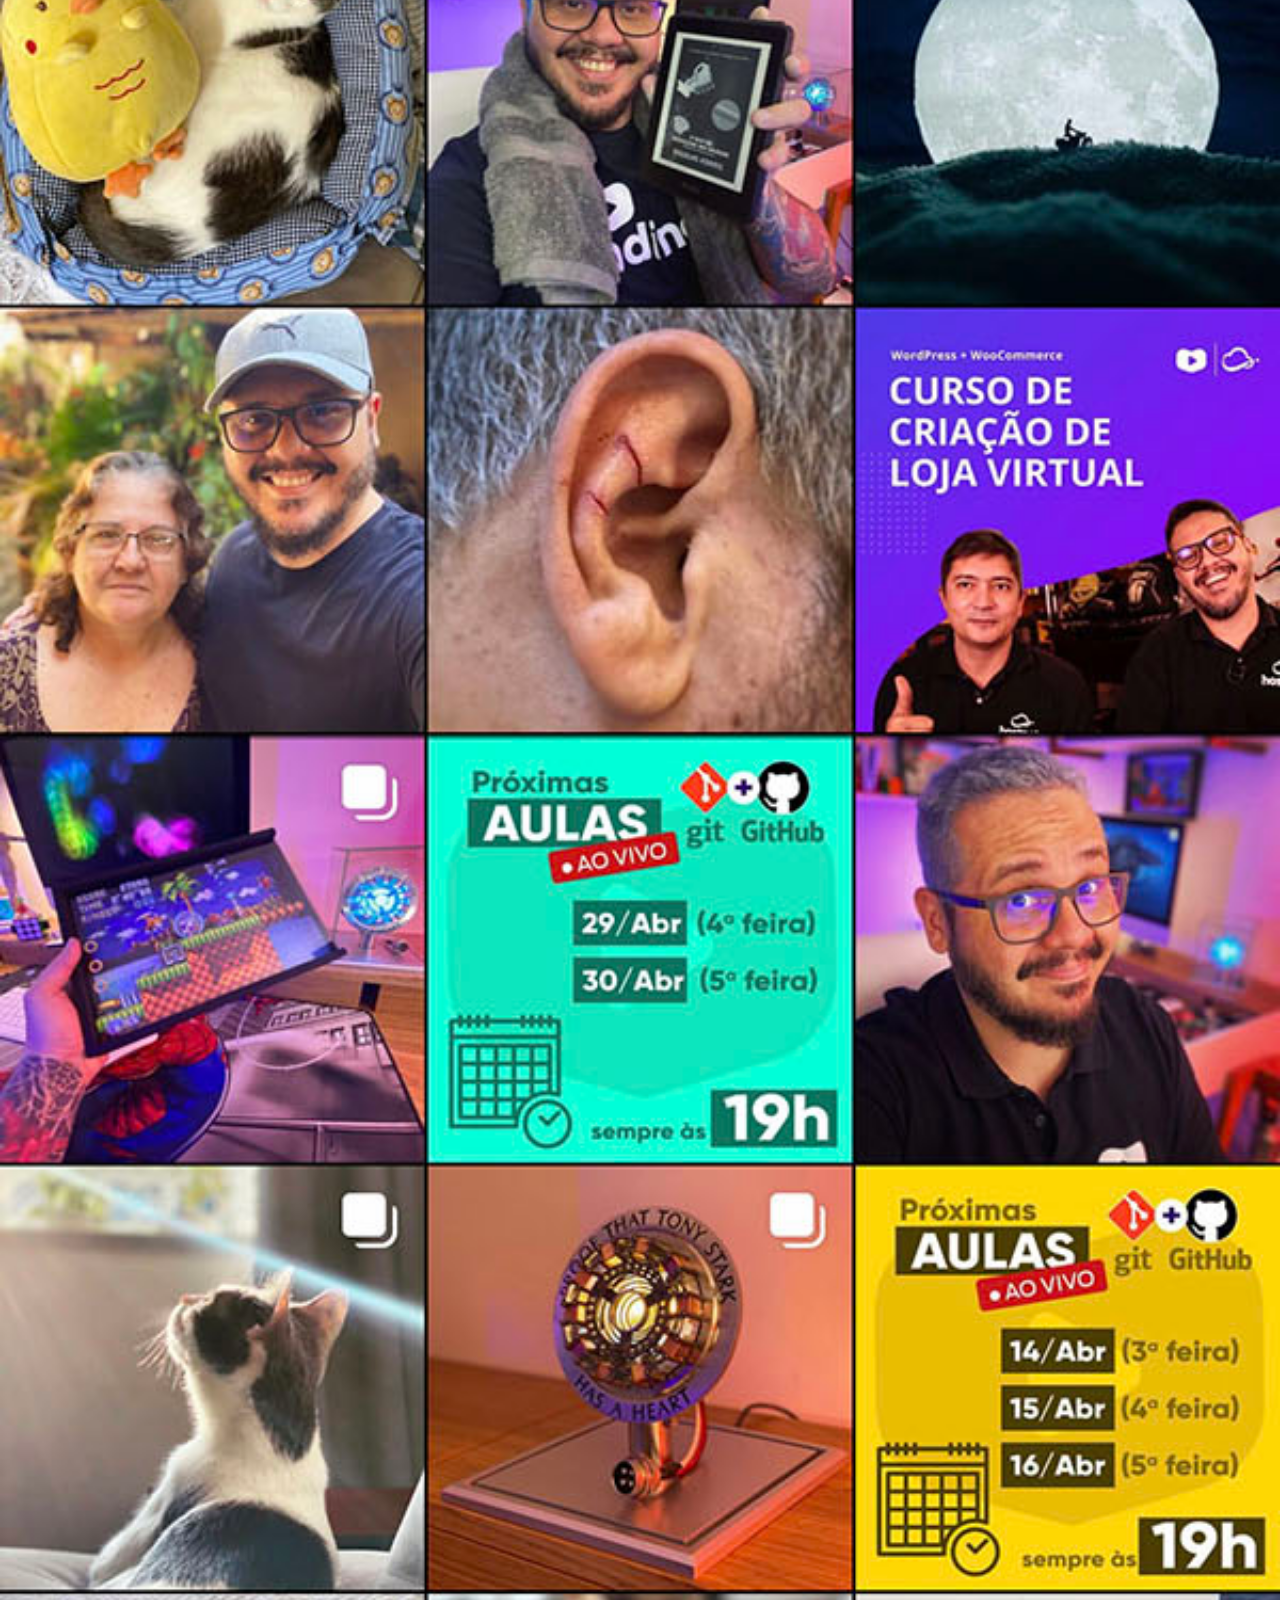
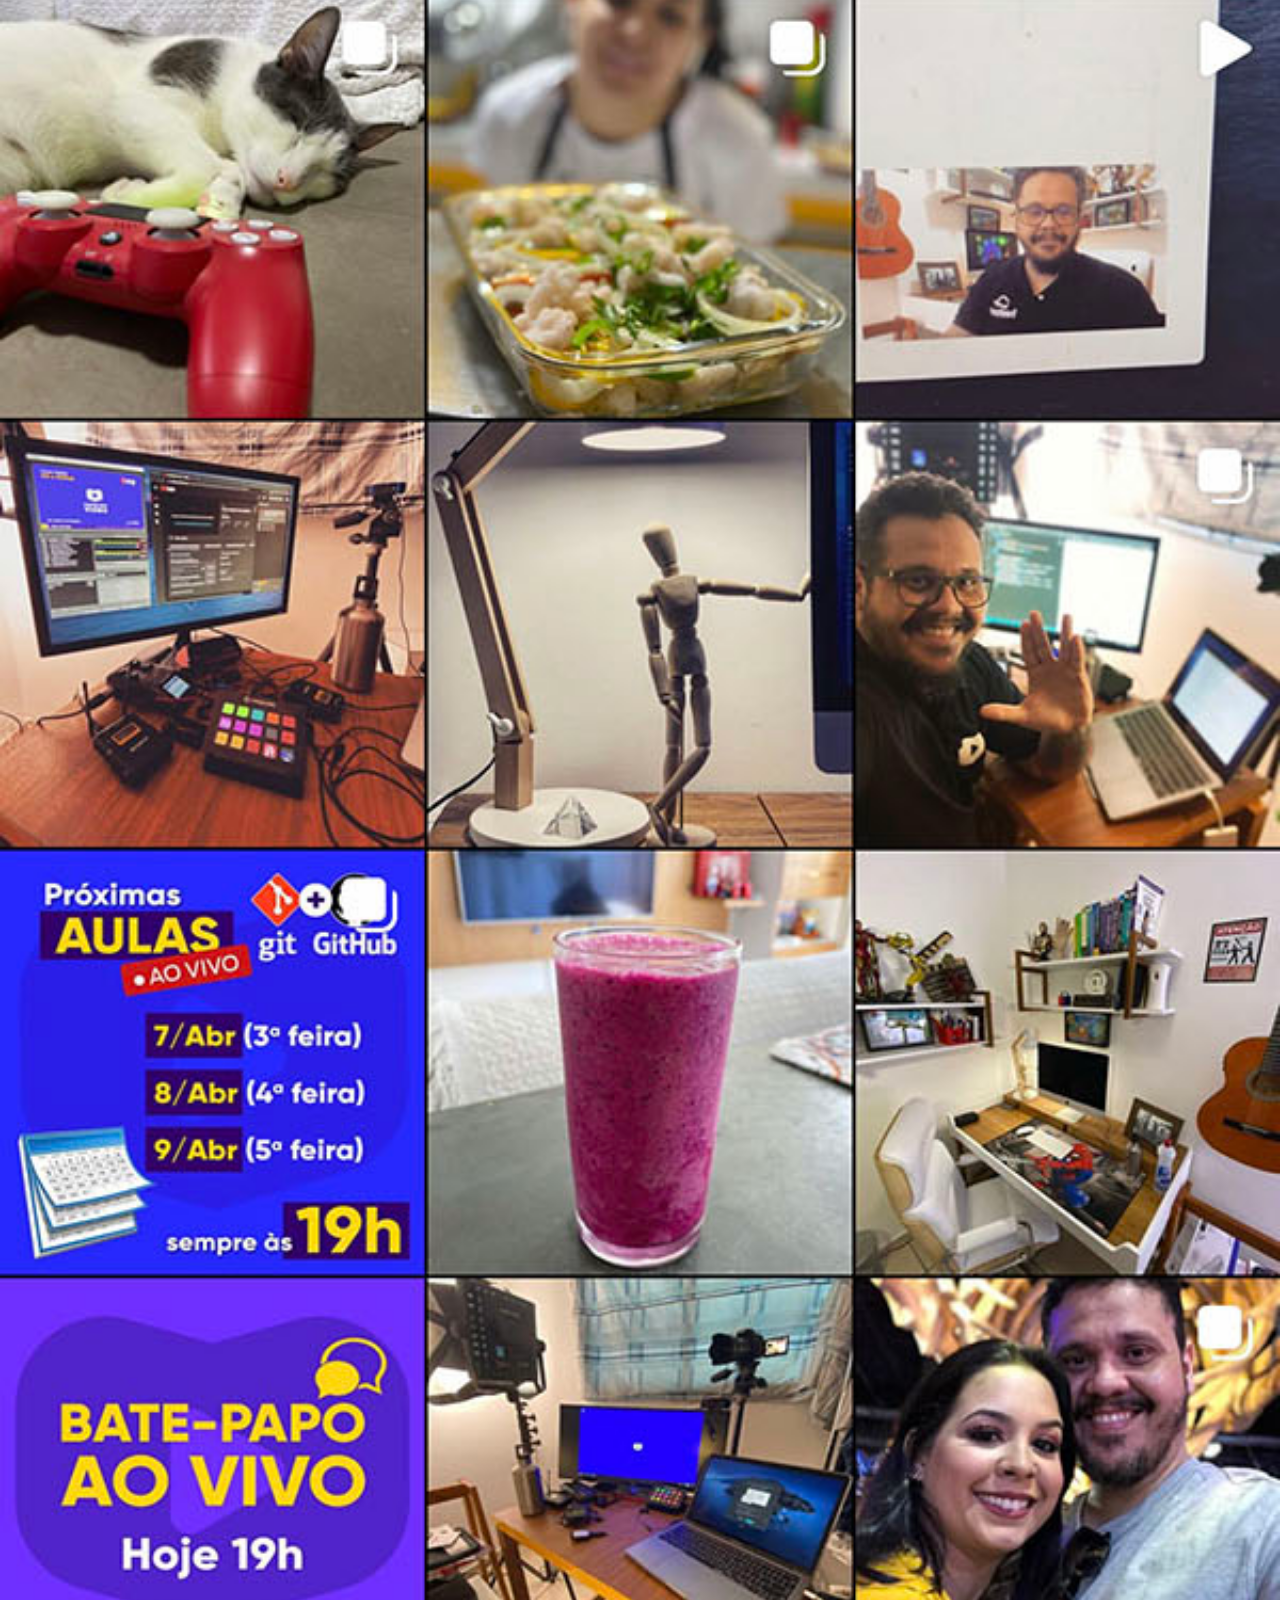
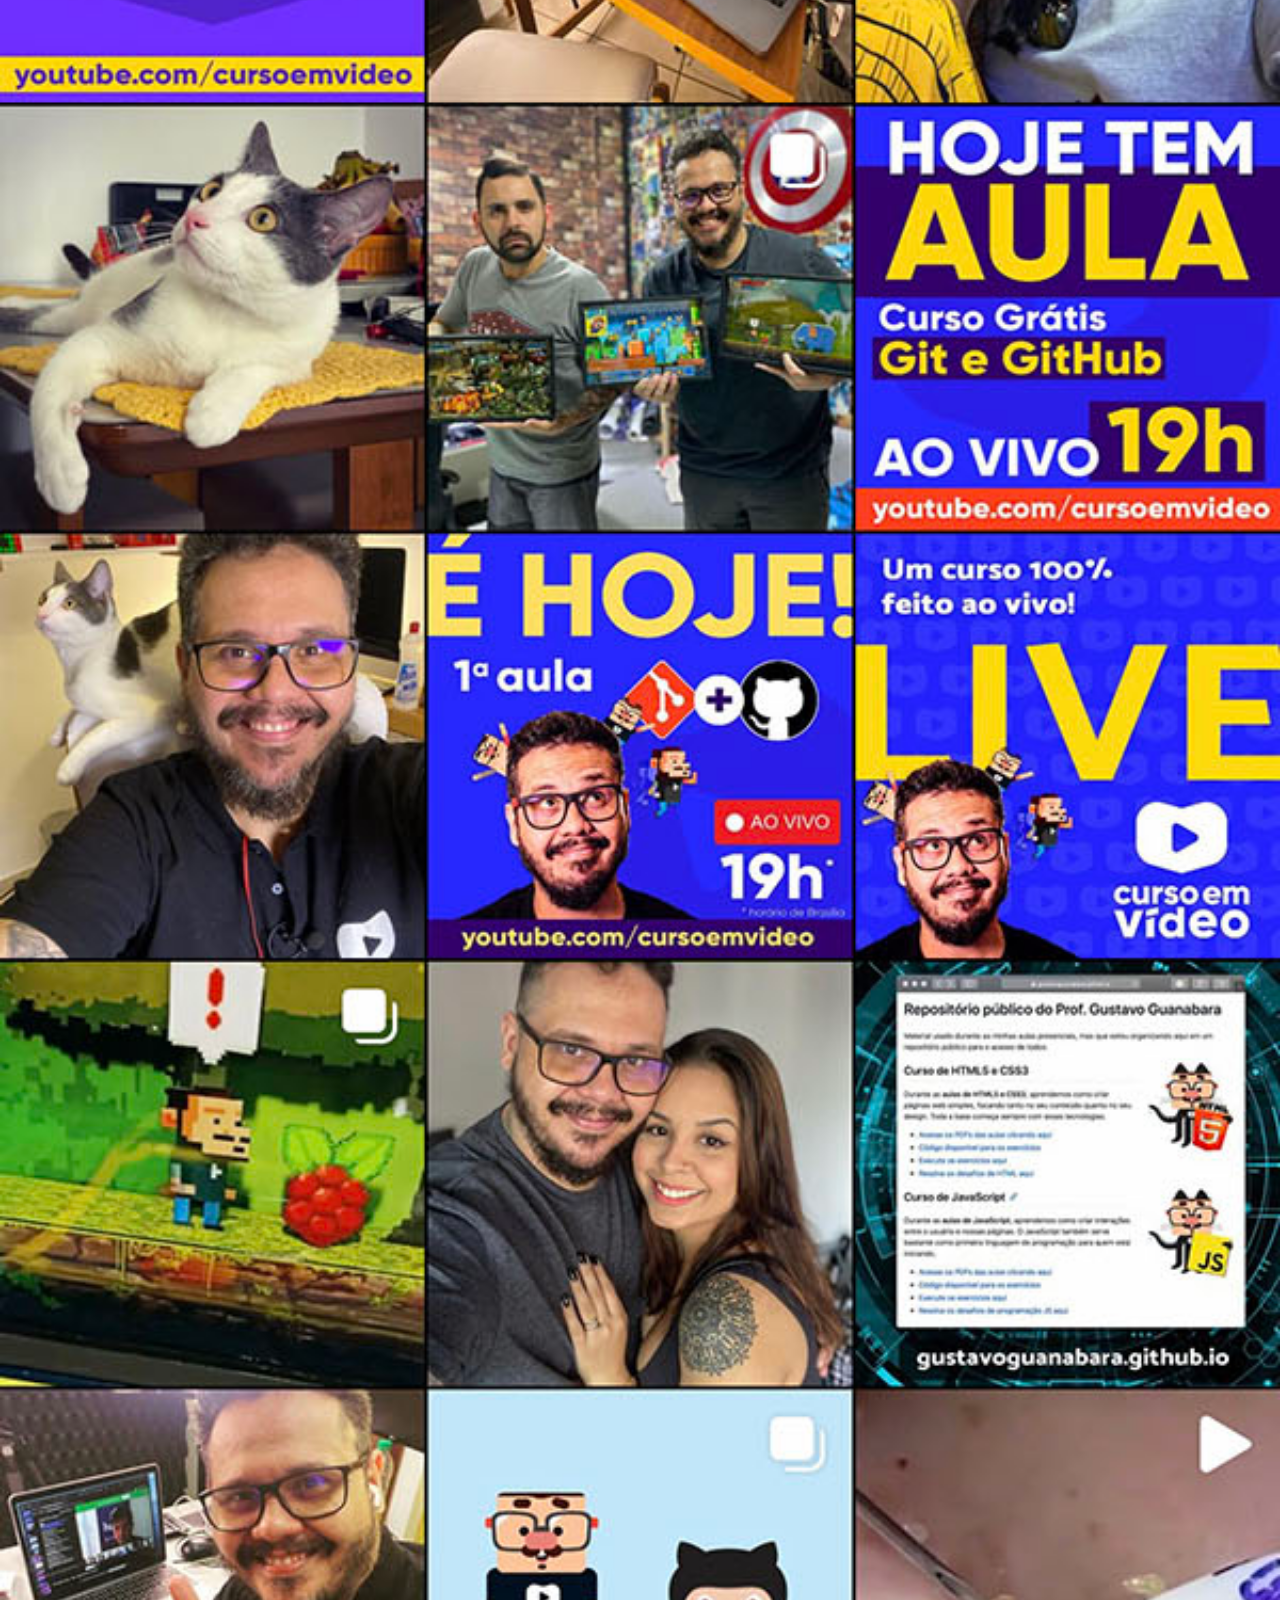
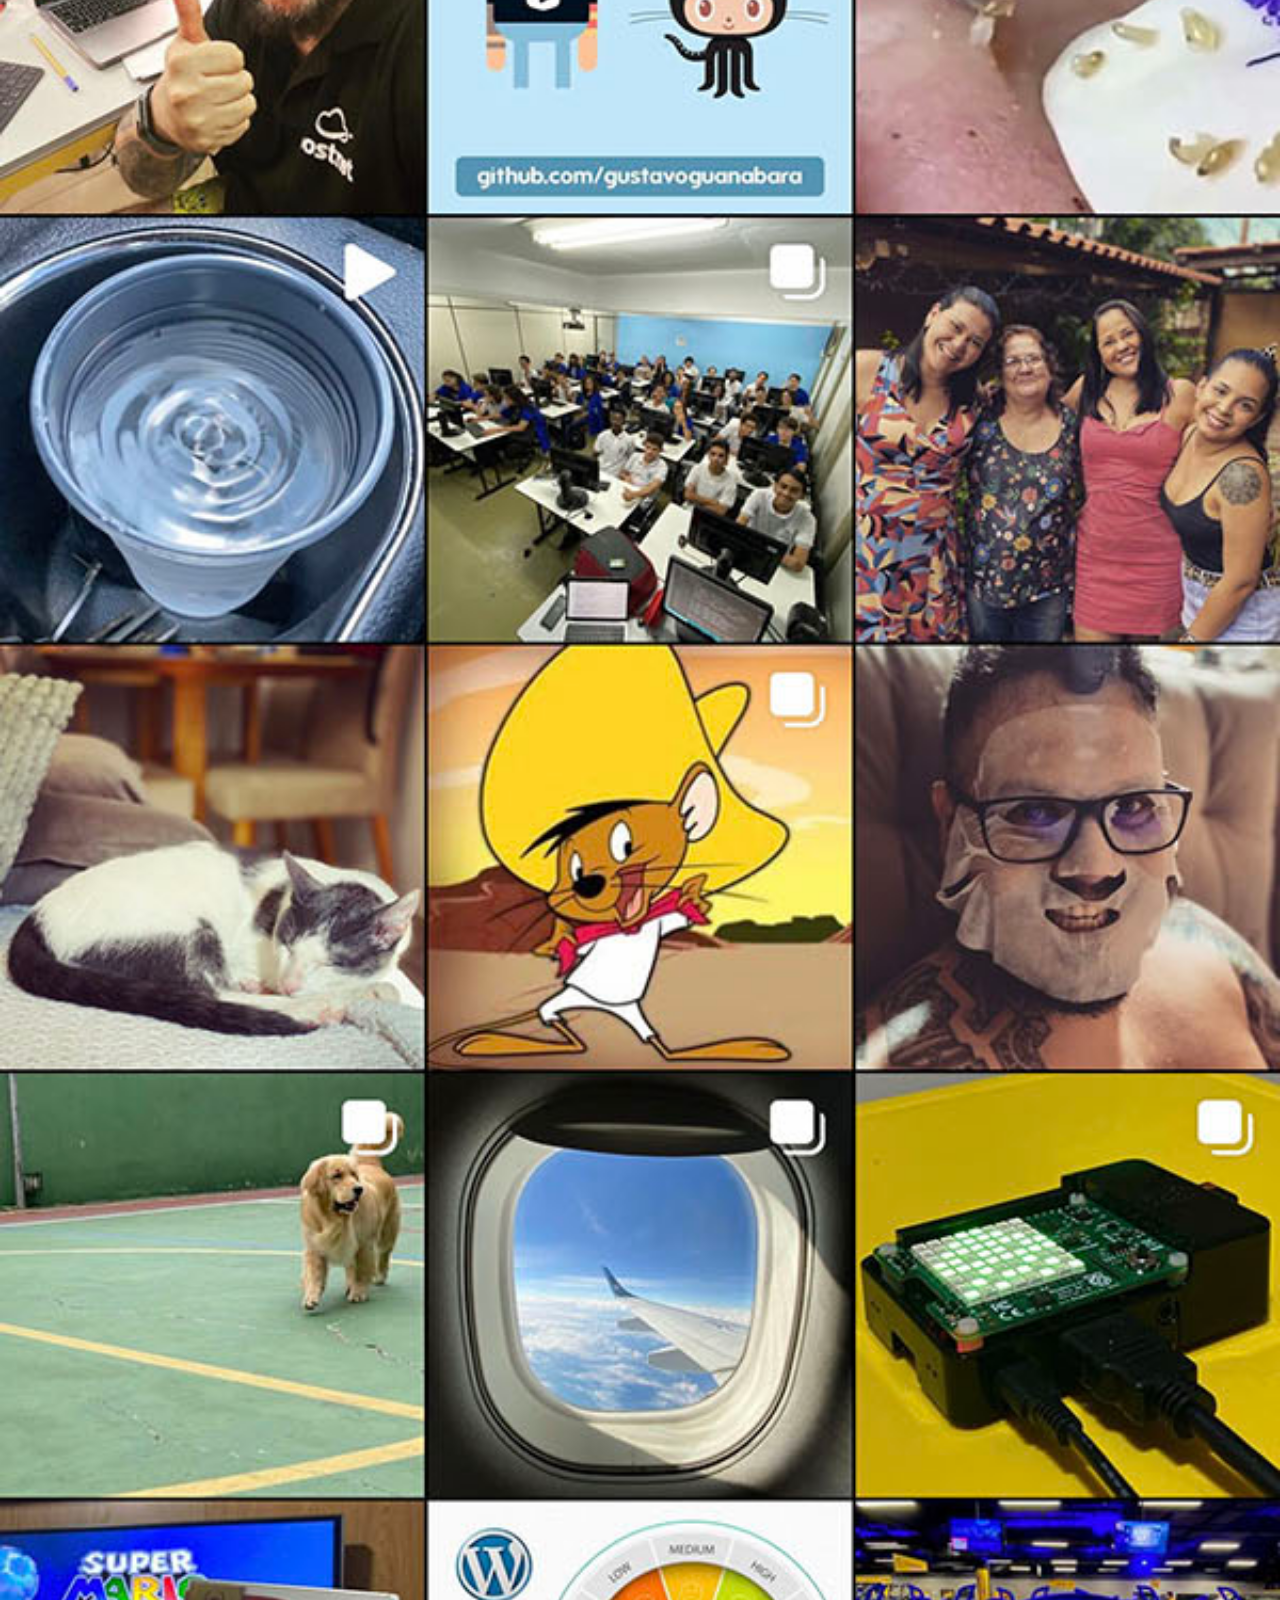
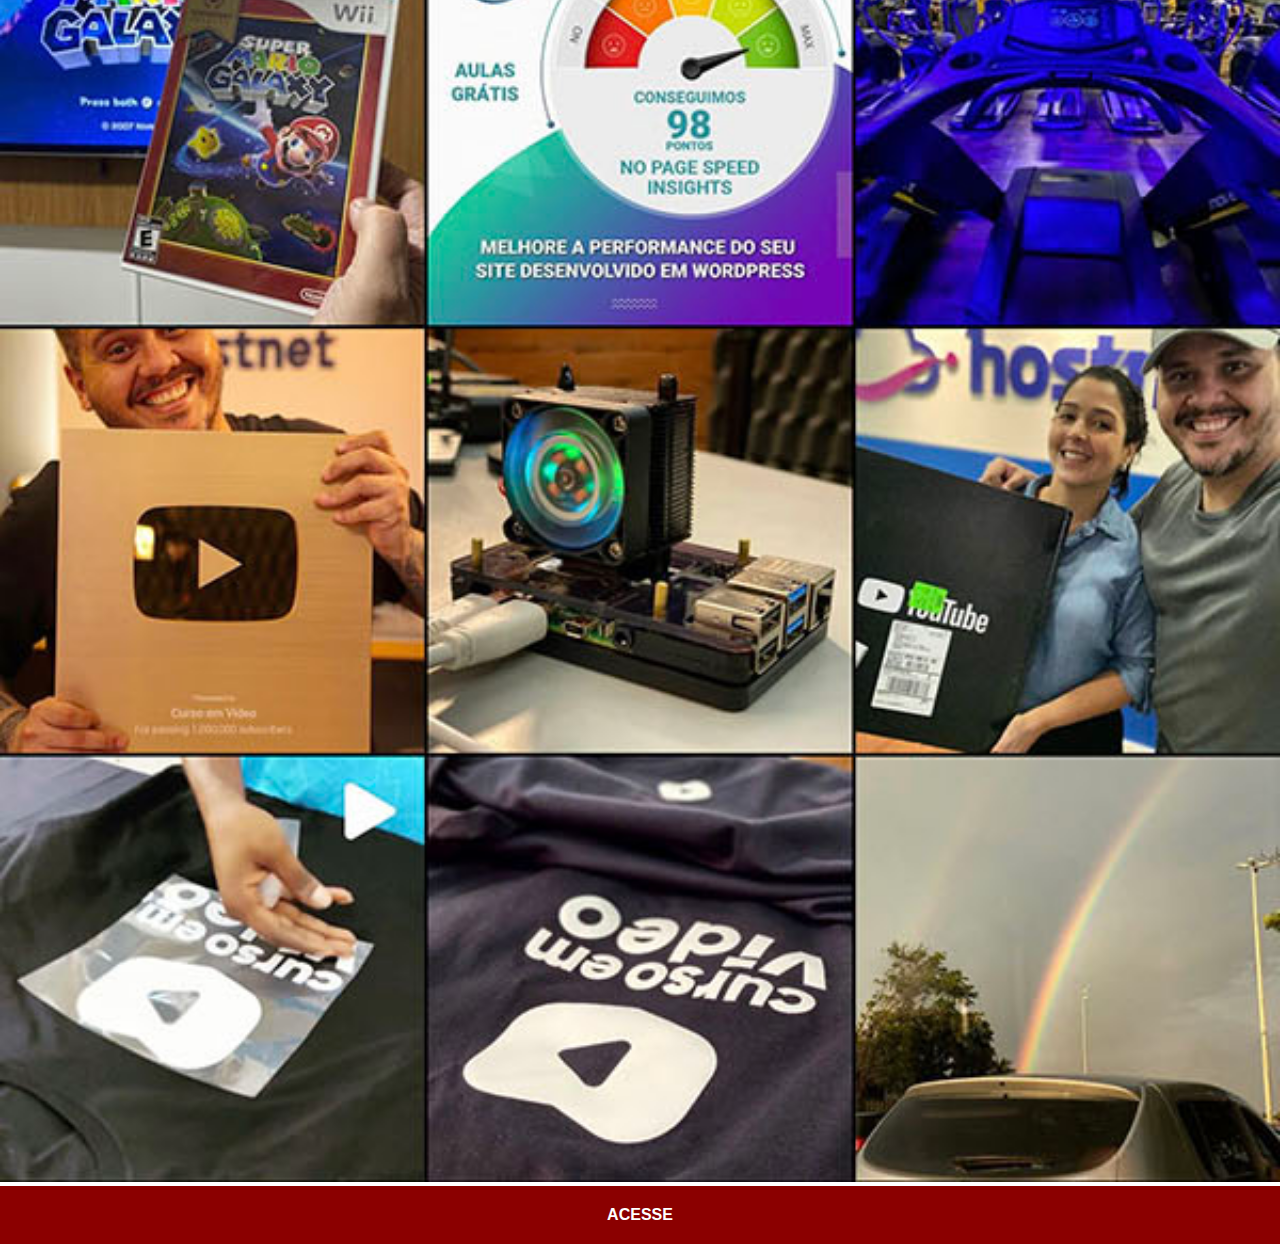
<file: instagram.html>
<!DOCTYPE html>
<html lang="pt-br">
<head>
    <meta charset="UTF-8">
    <meta name="viewport" content="width=device-width, initial-scale=1.0">
    <title>Instagram</title>
    <link rel="stylesheet" href="estilos/social.css">
</head>
<body>
    <img src="imagens/tela-instagram.jpg" alt="Instagram">
    <a href="https://www.instagram.com/bielfonseca_ph/" target="_blank">ACESSE</a>
</body>
</html>
</file>
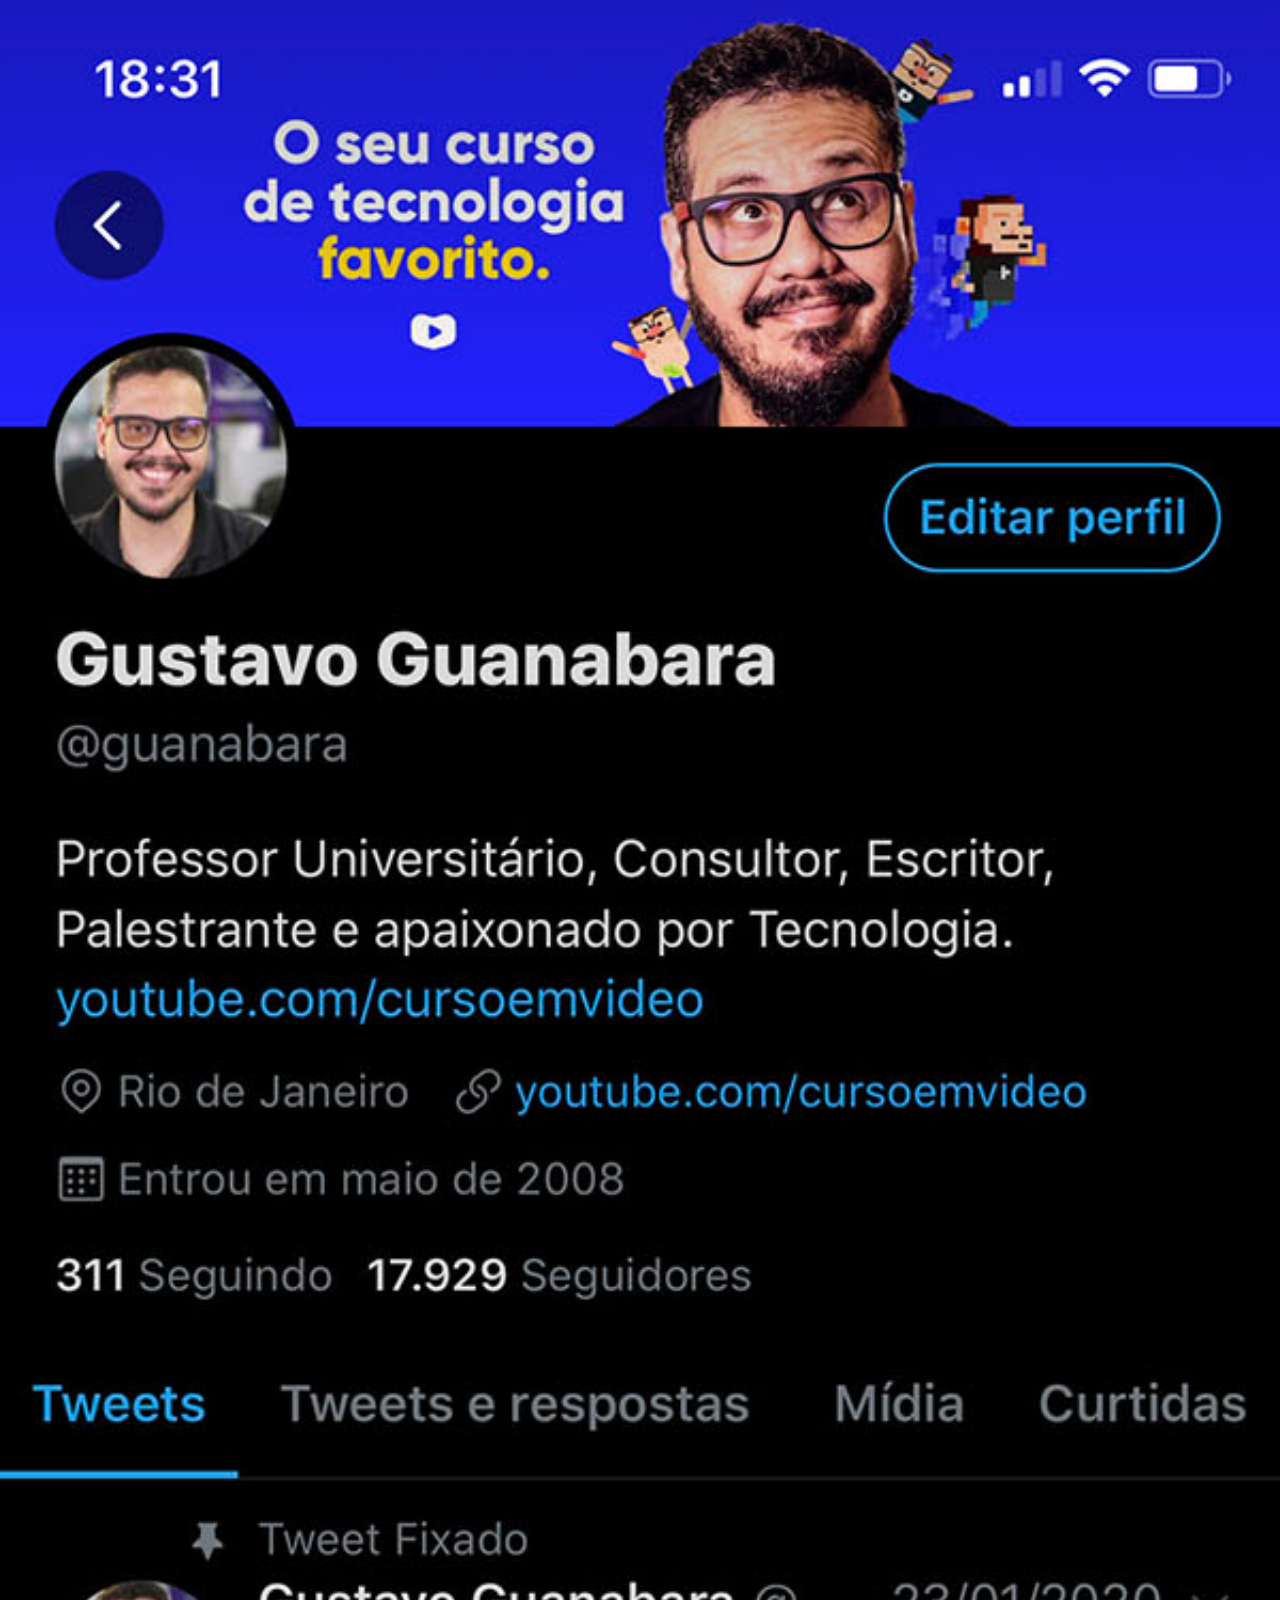
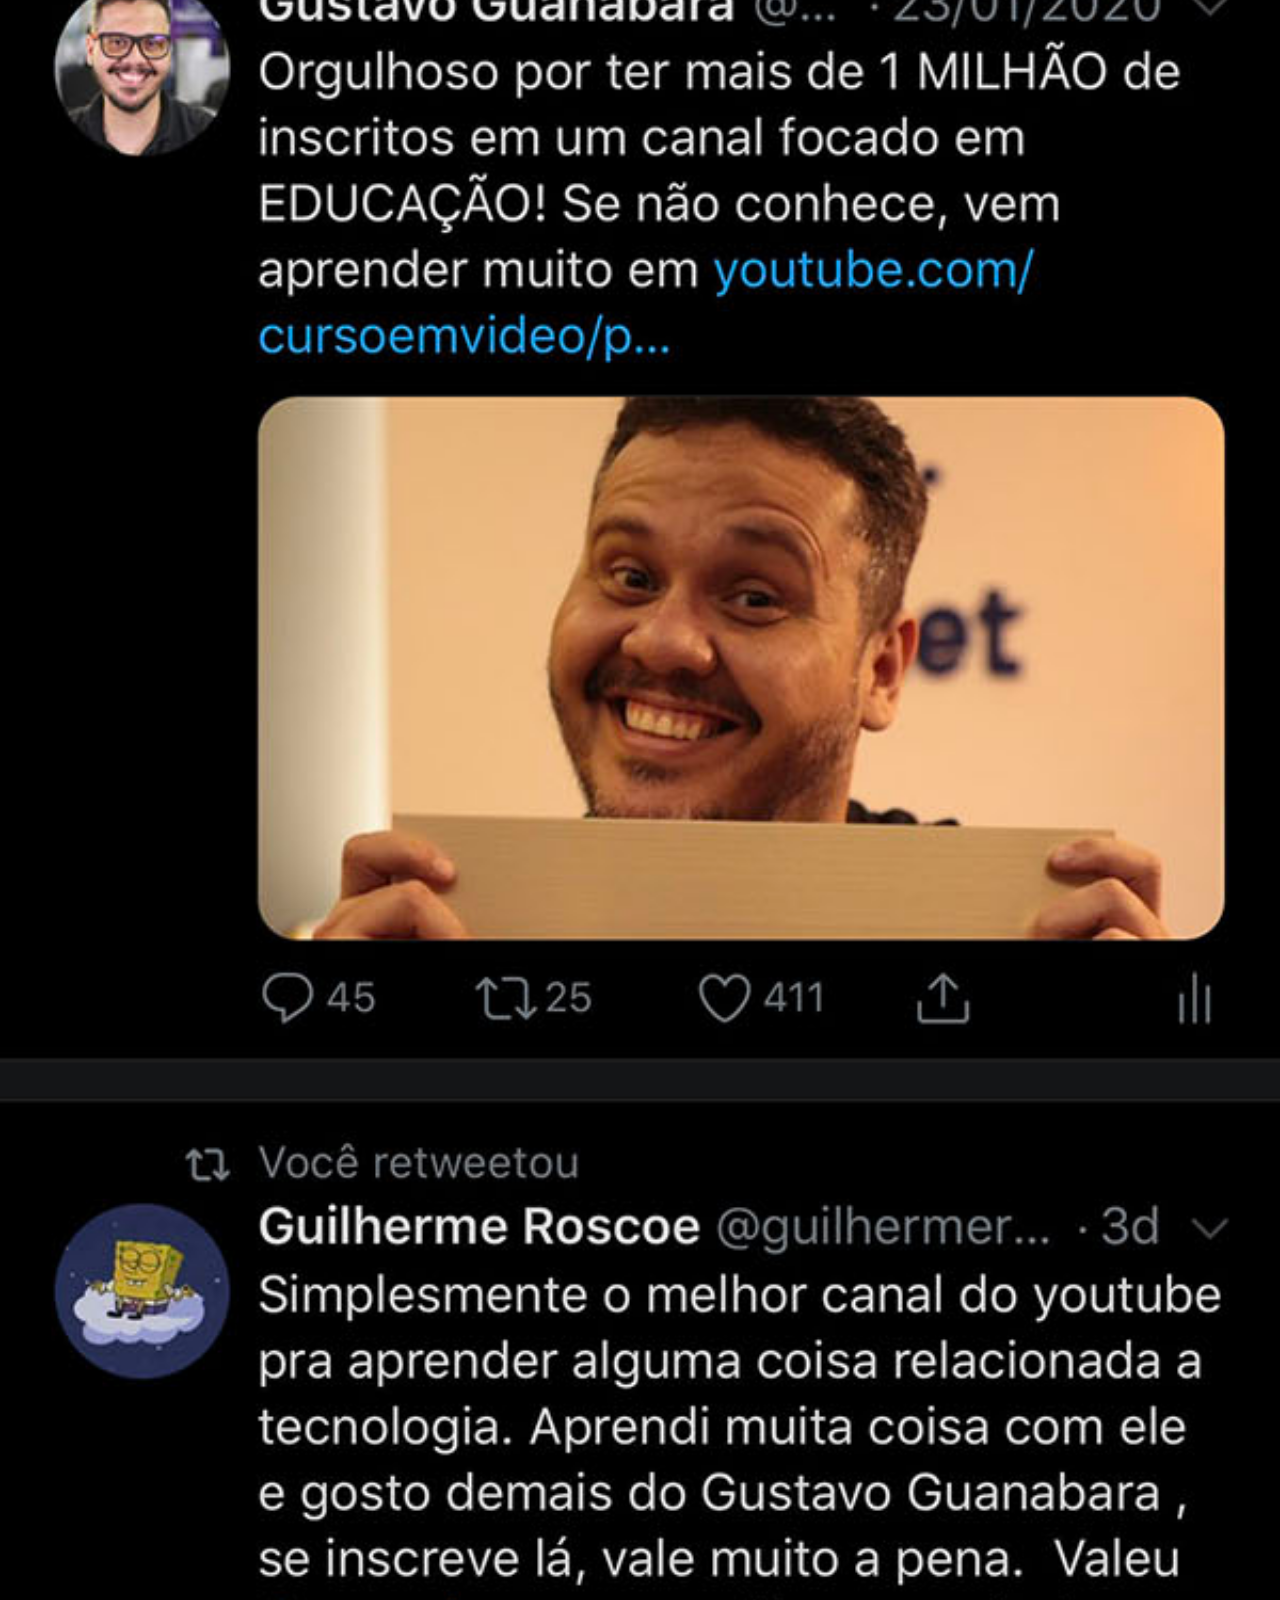
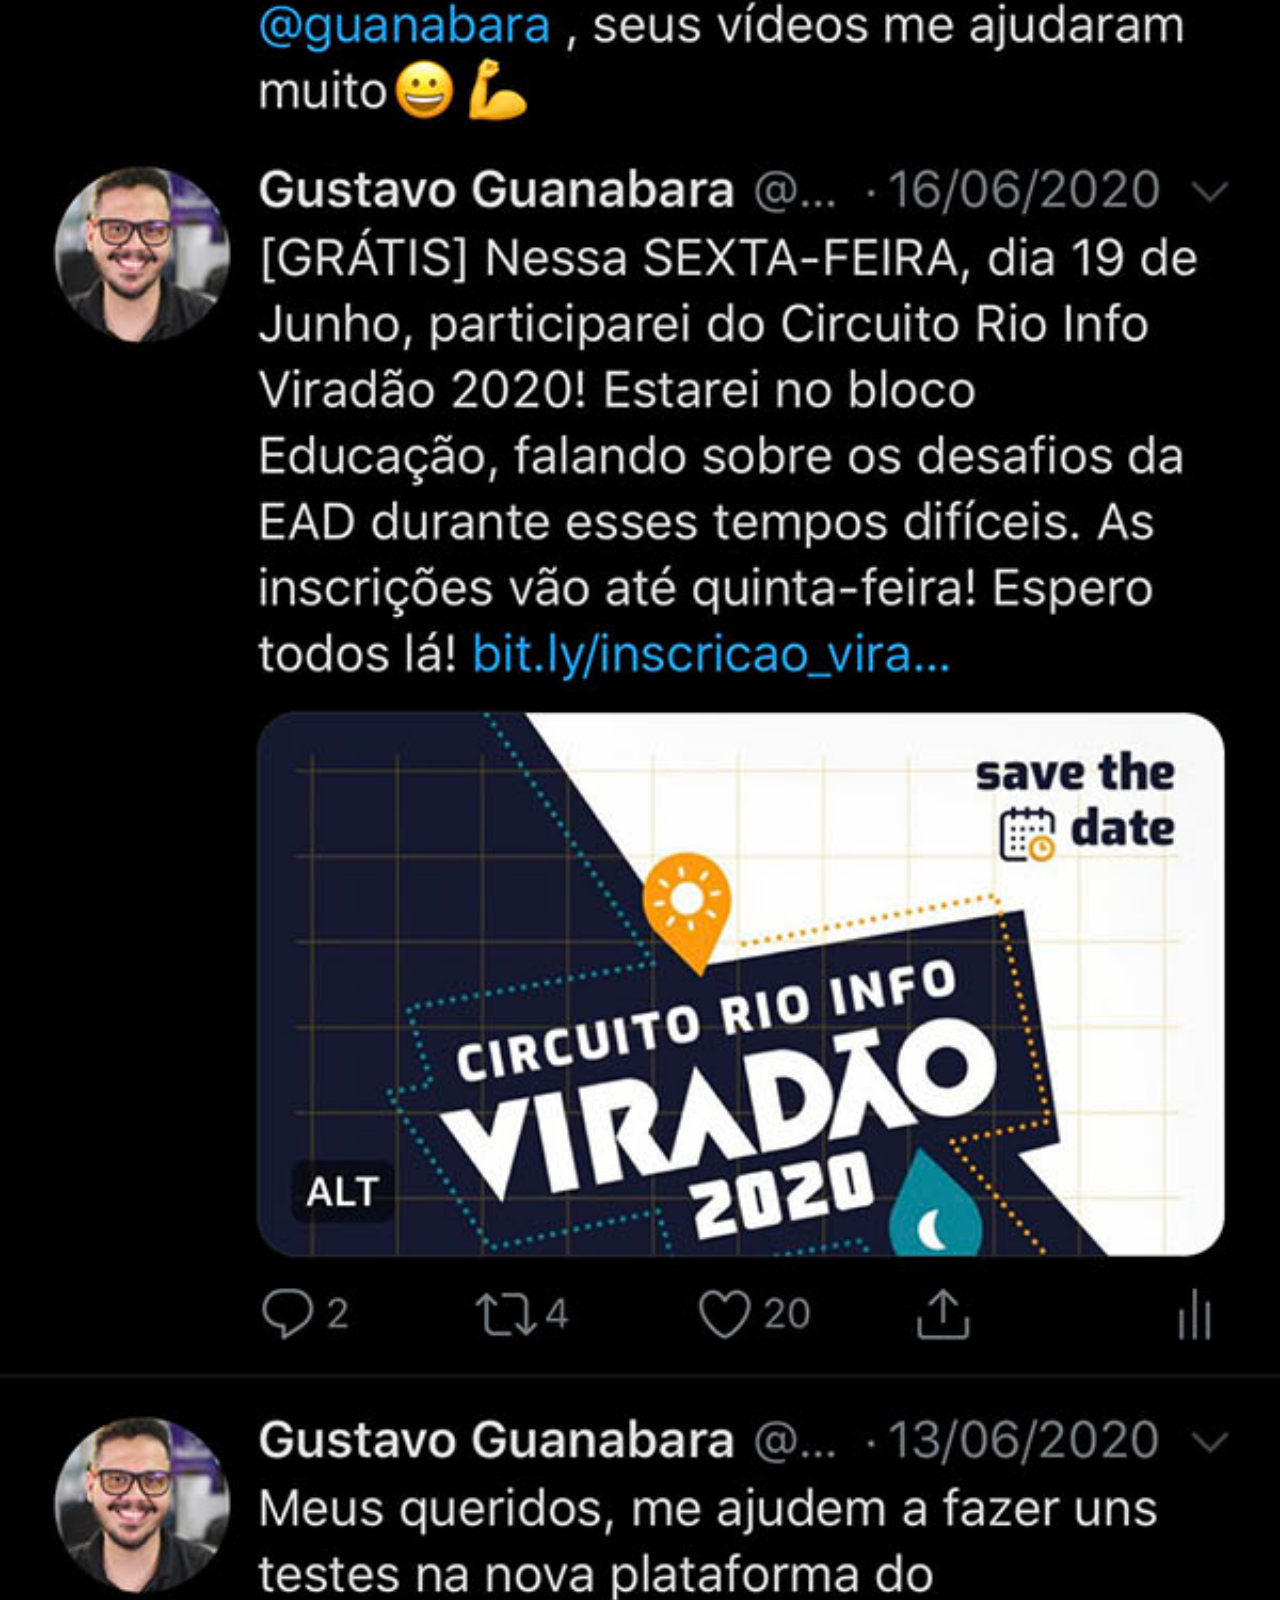
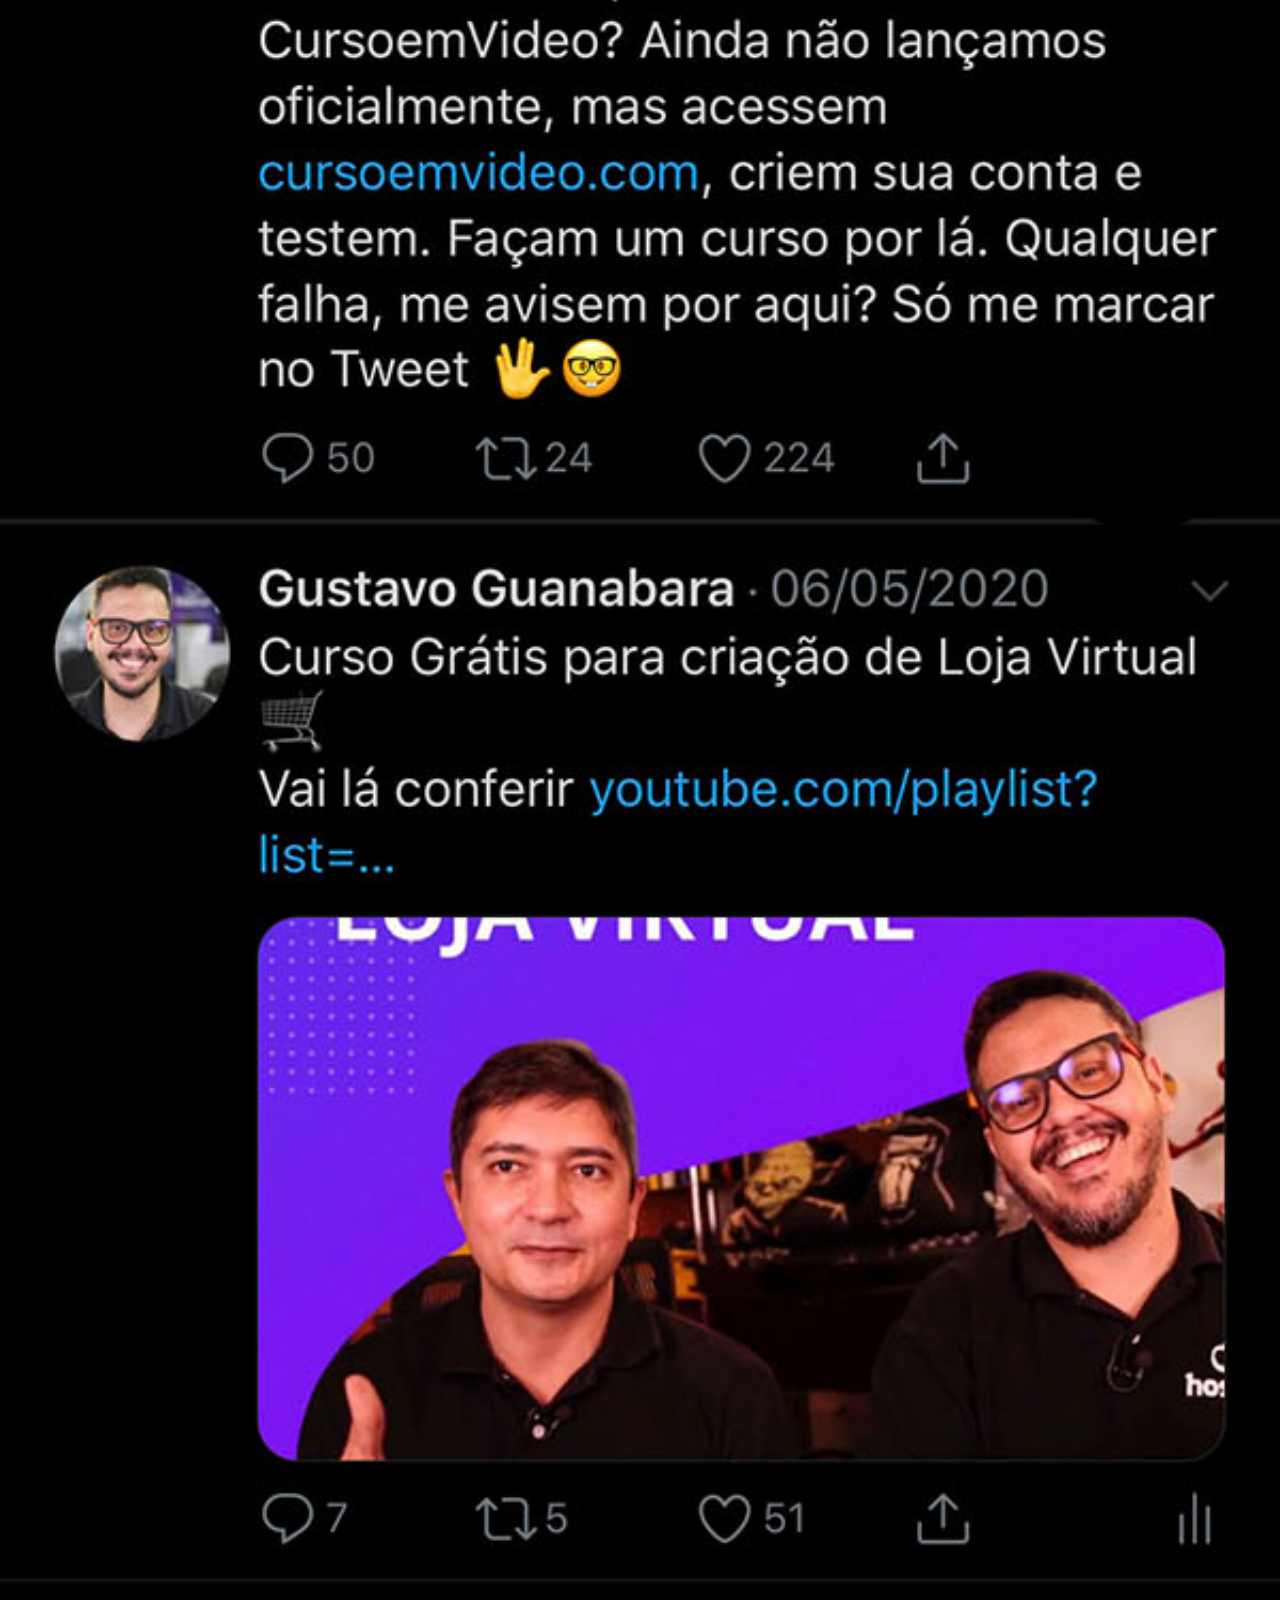
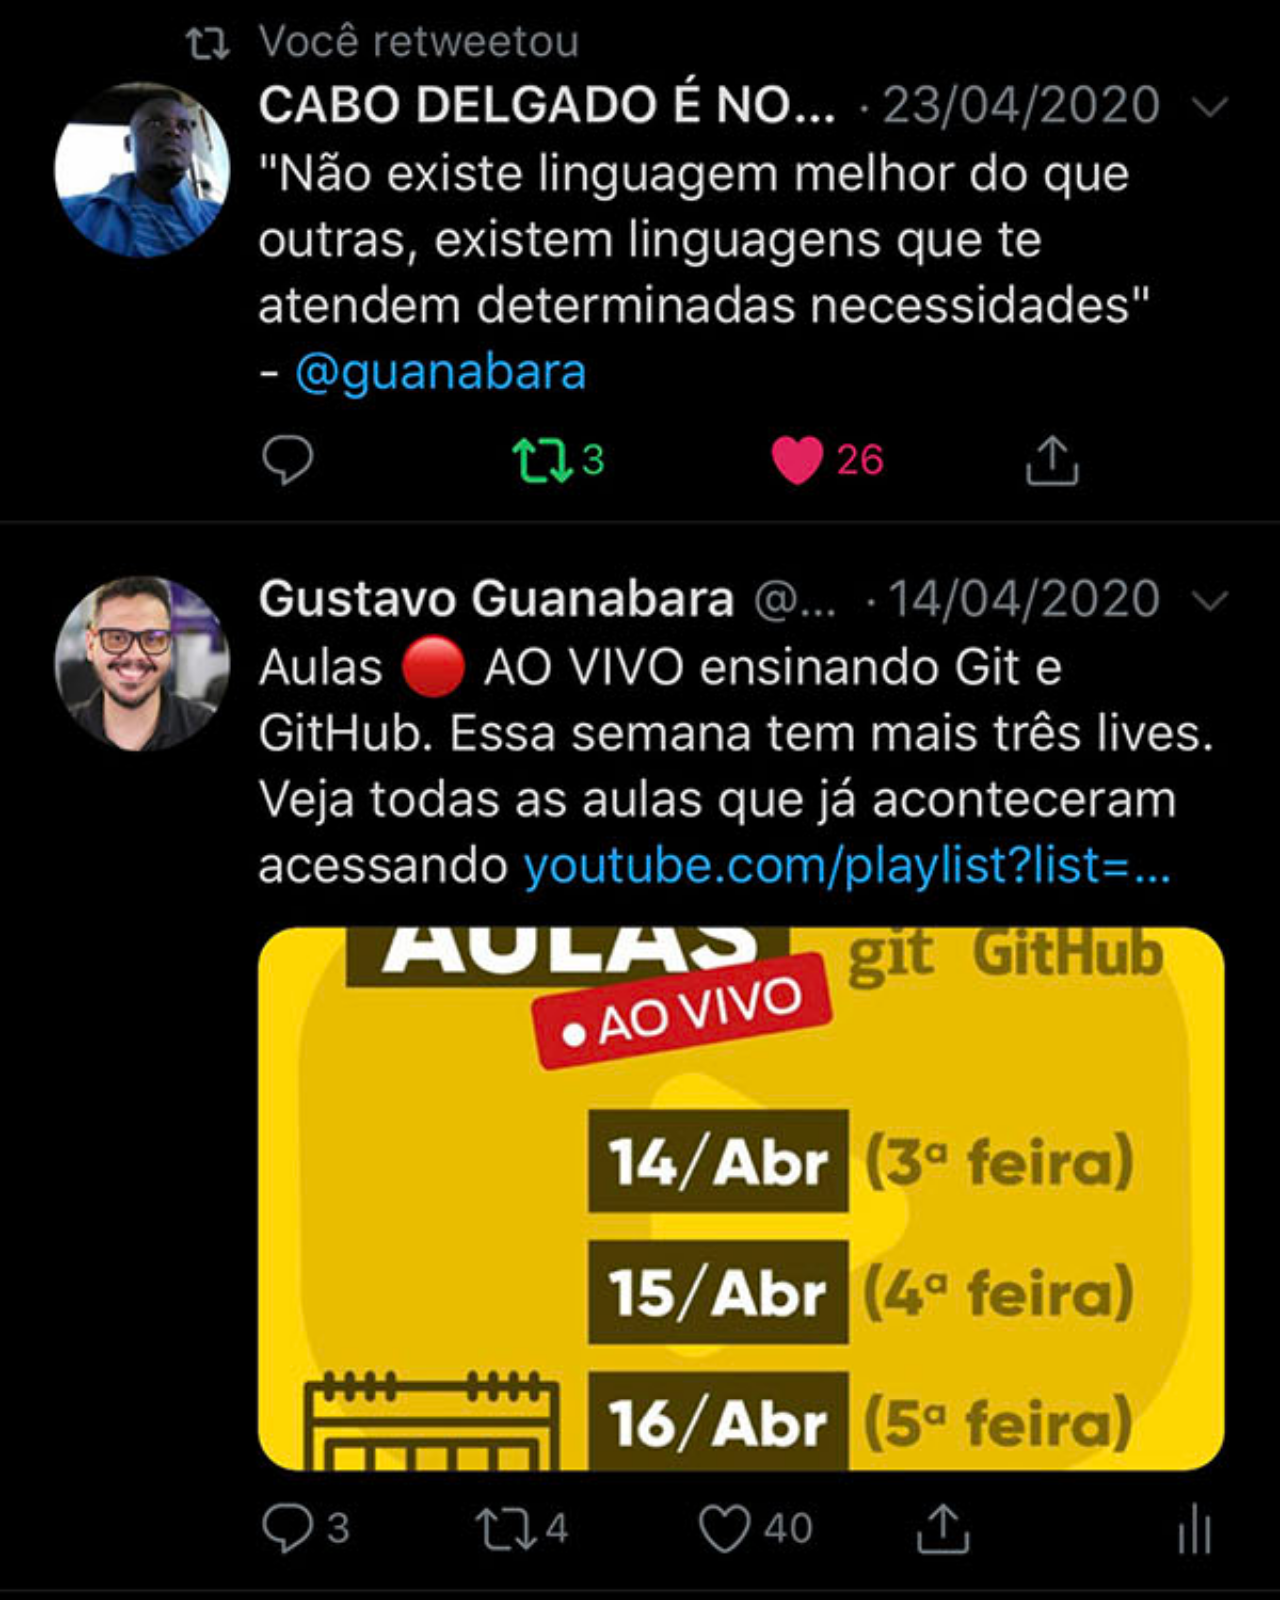
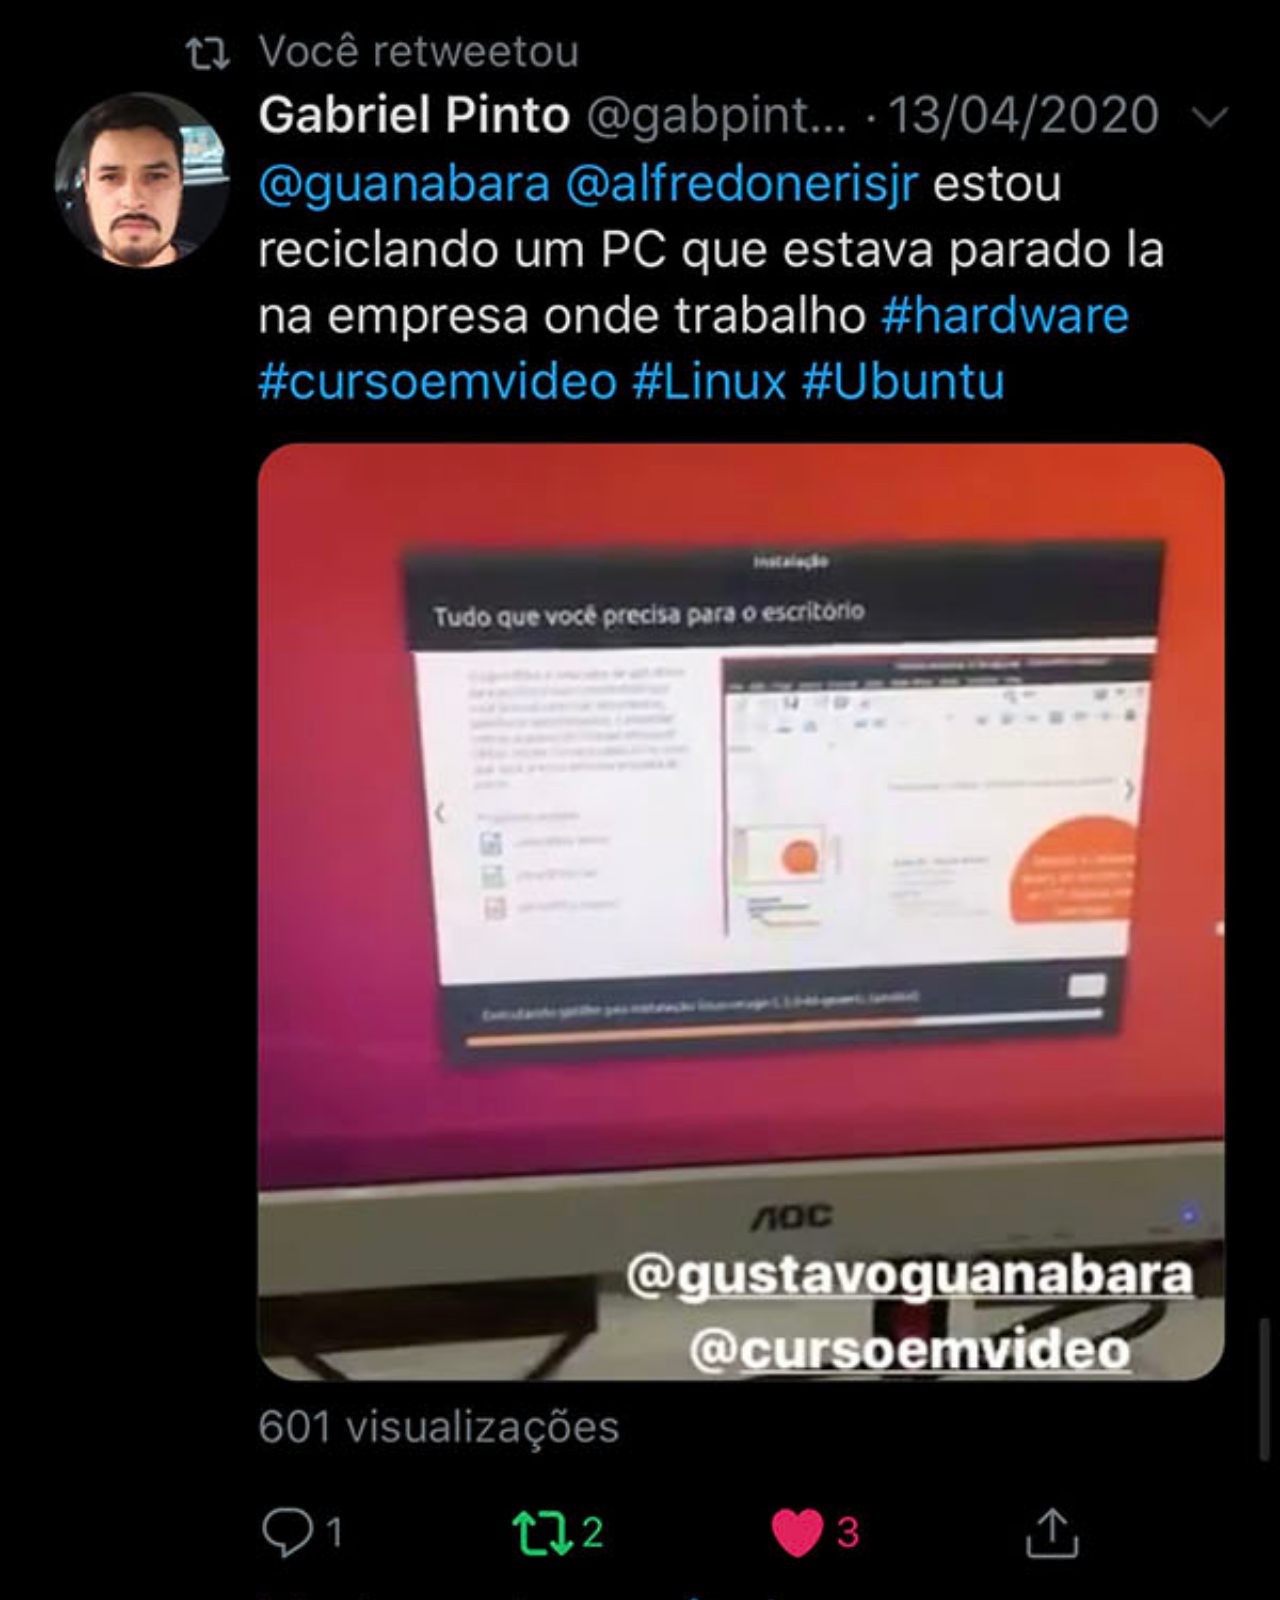
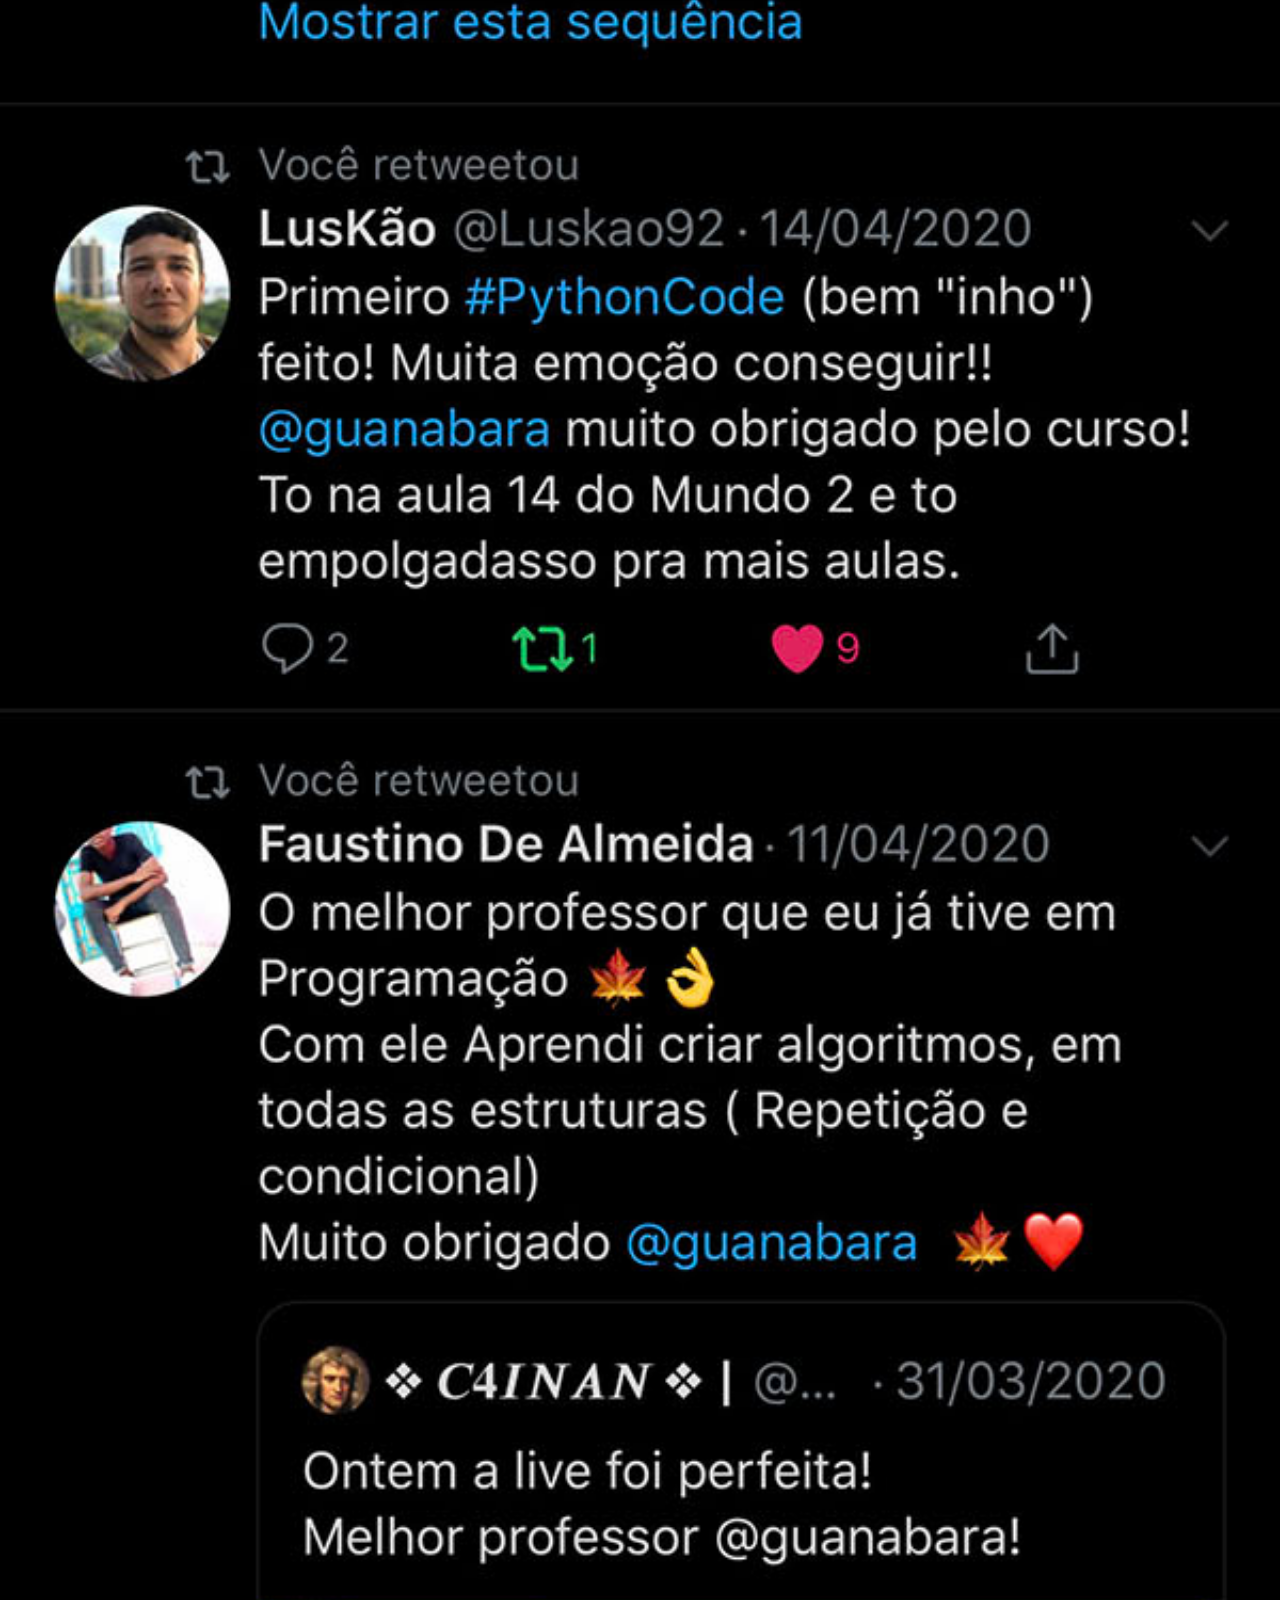
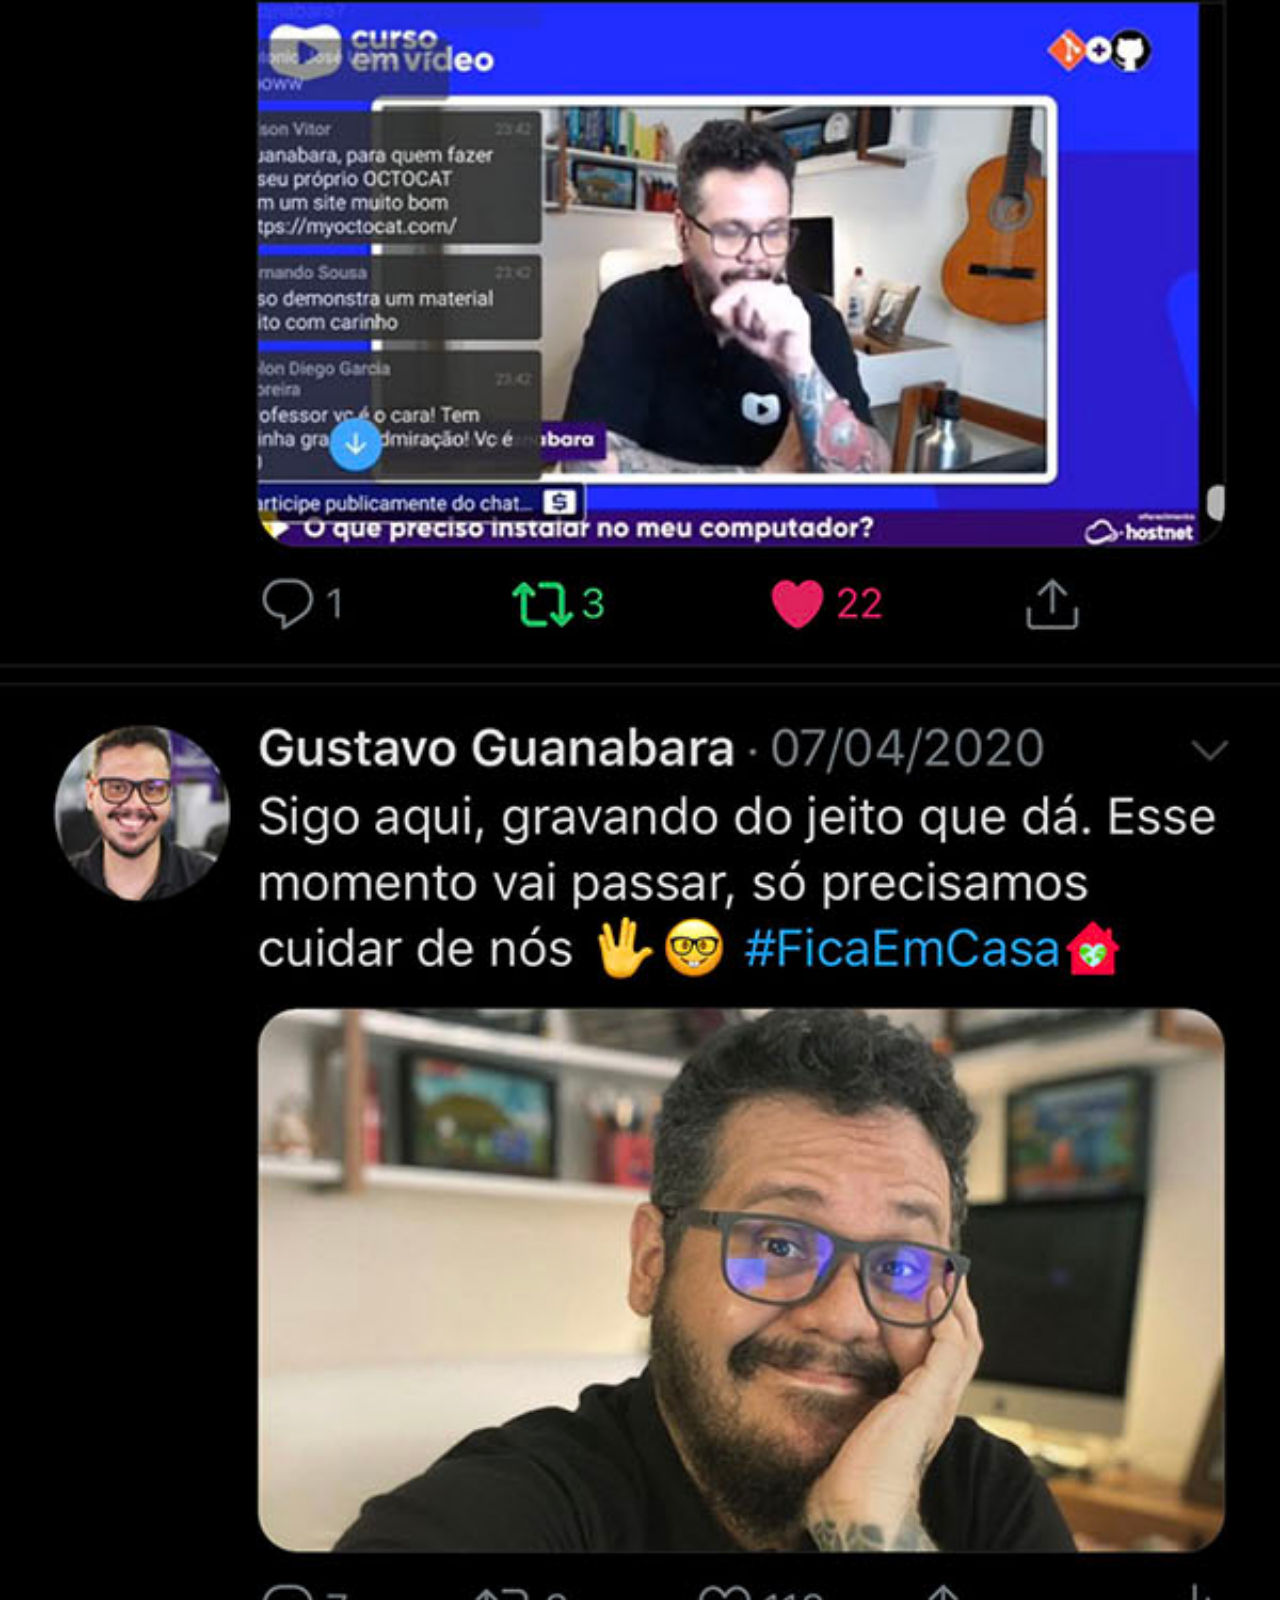
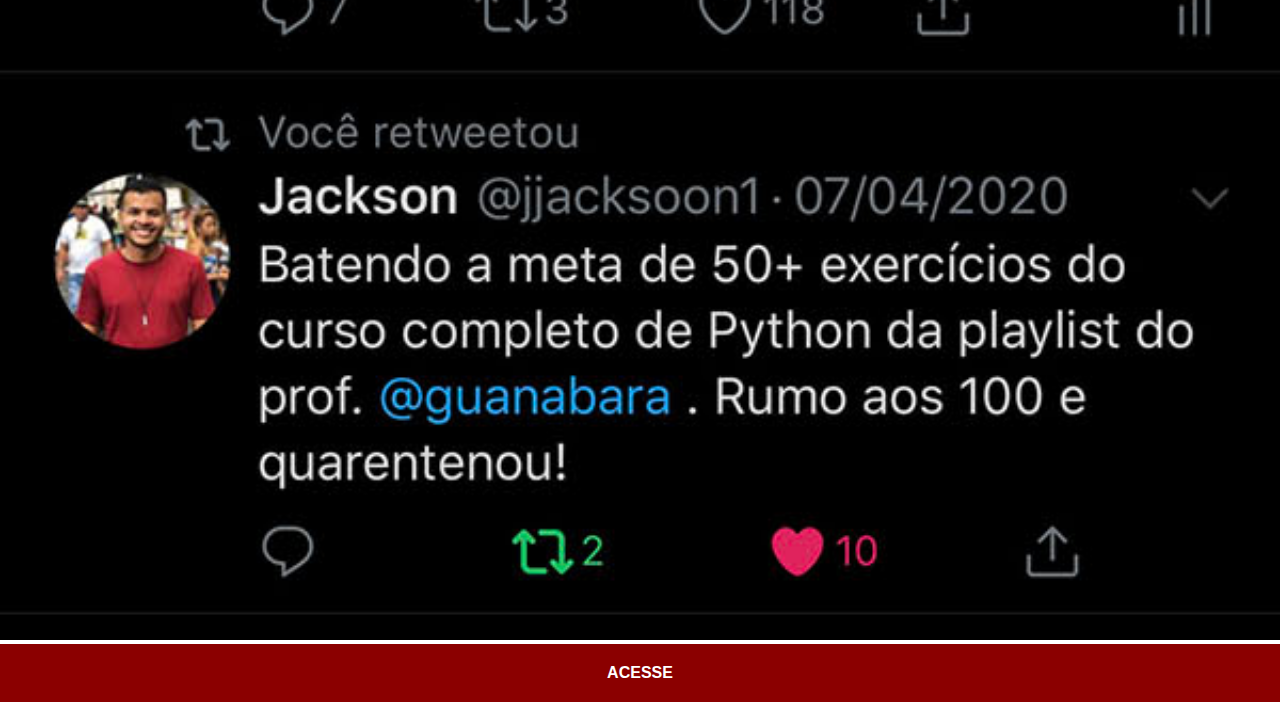
<file: twitter.html>
<!DOCTYPE html>
<html lang="pt-br">
<head>
    <meta charset="UTF-8">
    <meta name="viewport" content="width=device-width, initial-scale=1.0">
    <title>Twitter</title>
    <link rel="stylesheet" href="estilos/social.css">
</head>
<body>
    <img src="imagens/tela-twitter.jpg" alt="Twitter">
    <a href="https://x.com/?lang=pt-br" target="_blank">ACESSE</a>
</body>
</html>
</file>
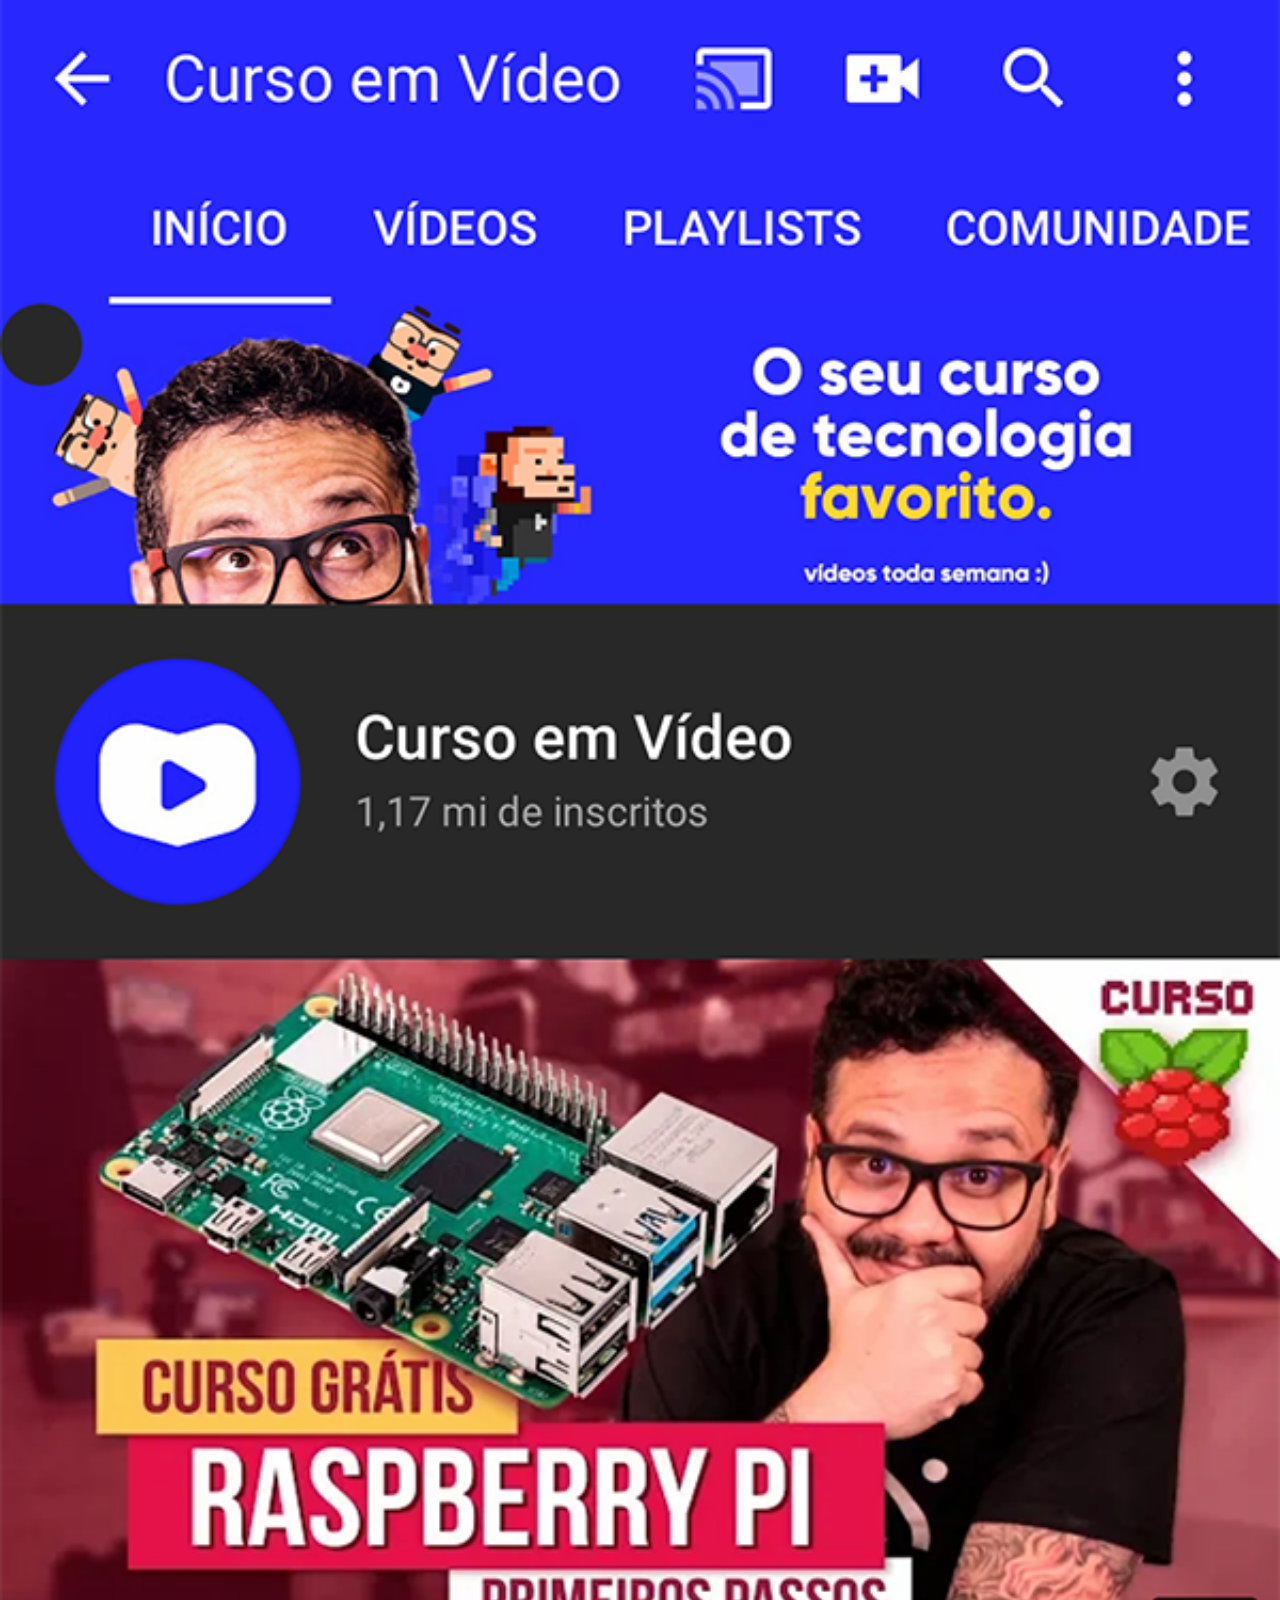
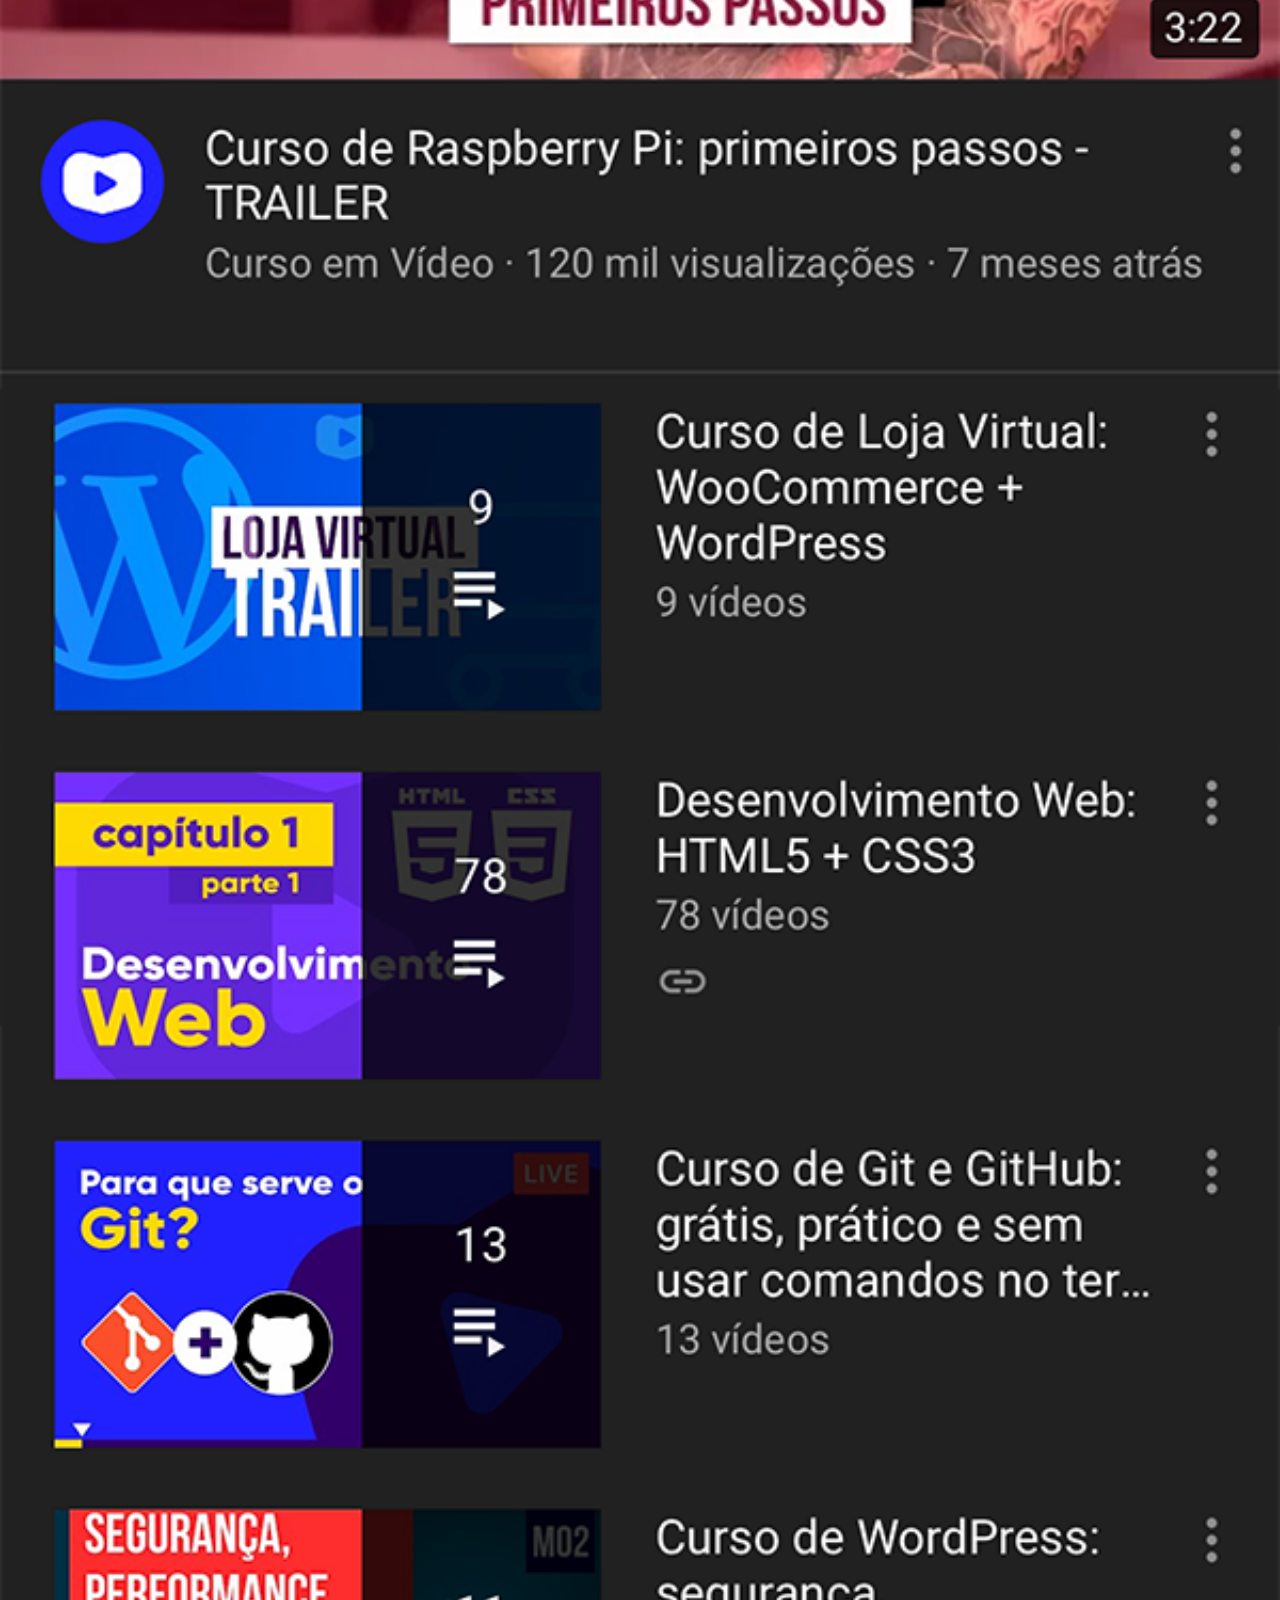
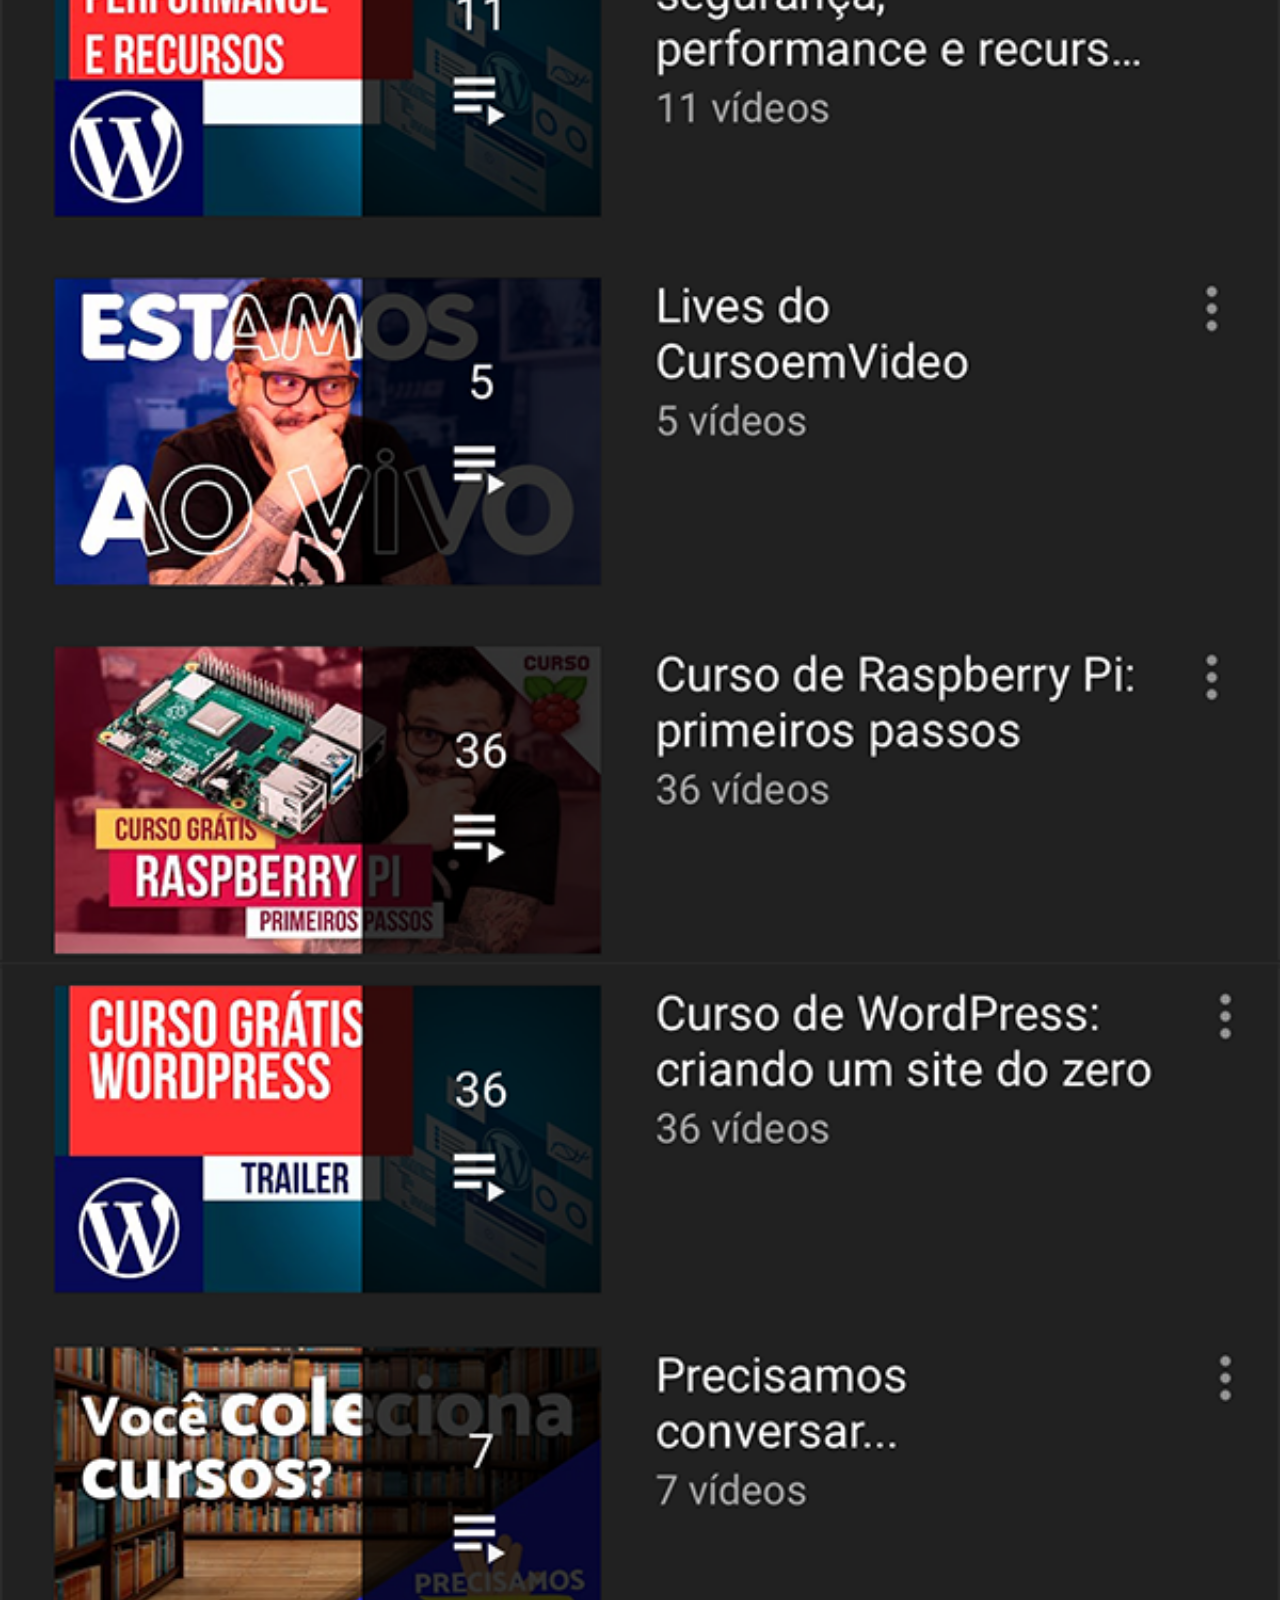
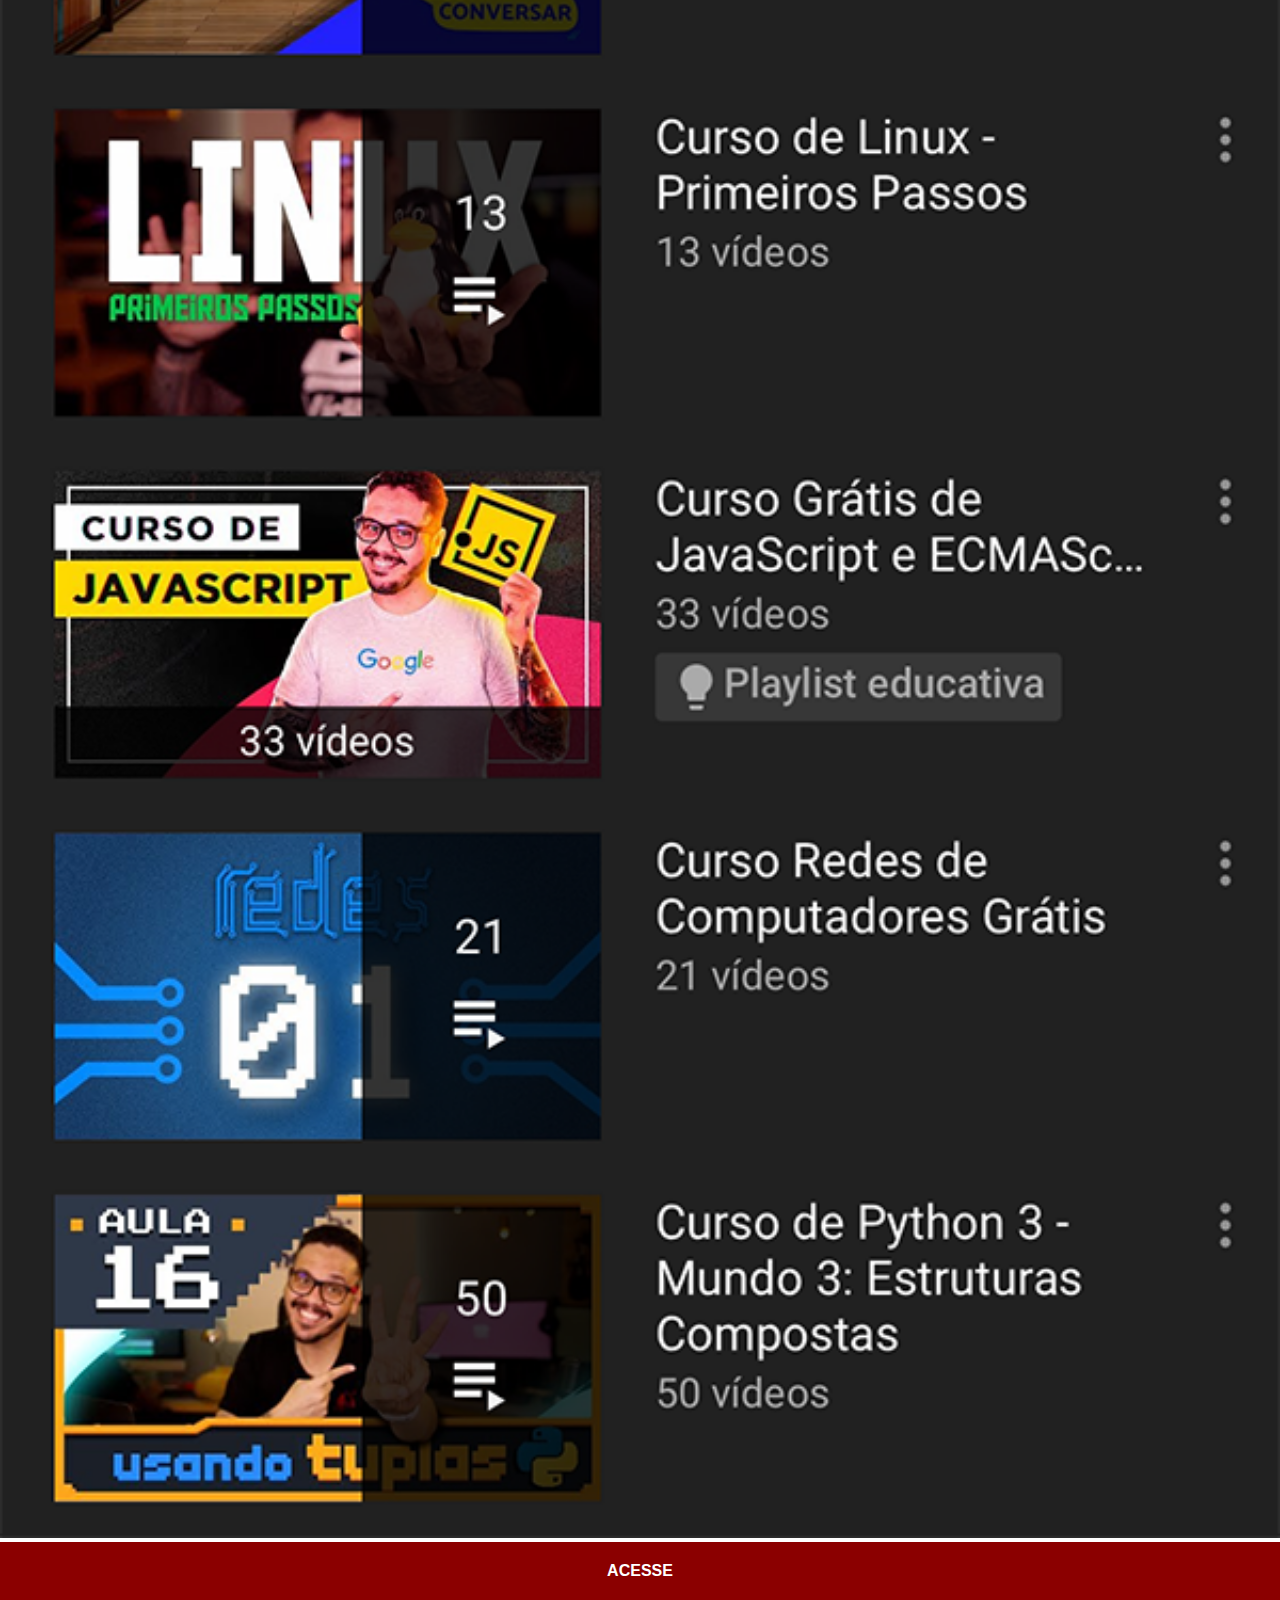
<file: youtube.html>
<!DOCTYPE html>
<html lang="pt-br">
<head>
    <meta charset="UTF-8">
    <meta name="viewport" content="width=device-width, initial-scale=1.0">
    <title>Youtube</title>
    <link rel="stylesheet" href="estilos/social.css">
</head>
<body>
    <img src="imagens/tela-youtube.png" alt="Youtube">
    <a href="https://www.youtube.com/" target="_blank">ACESSE</a>
</body>
</html>
</file>
<file: estilos/style.css>
@charset "UTF-8";

*{
    margin: 0px;
    padding: 0px;
    font-family: Arial, Helvetica, sans-serif;
}

html, body{
    height: 100vh;
    width: 100vw;
}
body{
    background: url('../imagens/fundo-madeira.jpg') no-repeat top center ;
    background-size: cover;
    background-attachment: fixed;
}
main{
    position: relative;
    height: 95vh;
}
section#telefone{
    position: absolute;
    top: 50%;
    left: 50%;
    transform: translate(-50%, -50%);

    height: 627px;
    width: 311px;
    background: url('../imagens/frame-iphone.png') no-repeat;
}
iframe#tela{
    position: relative;
    top: 80px;
    left: 22px;
    width: 267px;
    height: 471px;
}

section#redes-sociais{
    text-align: right;
}

section#redes-sociais img{
    width: 50px;
    margin: 10px;
    border-radius: 50%;
    box-shadow: 2px 2px 5px rgba(0, 0, 0, 0.432);
    box-sizing: border-box;
}

section#redes-sociais img:hover{
    border: 2px solid rgba(255, 255, 255, 0.664);
    transform: translate(-3px,-3px);
    box-shadow: 5px 5px 10px rgba(0, 0, 0, 0.685);
    transition: transform .5s;
}
</file>
<file: estilos/social.css>
*{
    margin: 0px;
    padding: 0px;
    font-family: Arial, Helvetica, sans-serif;
}
::-webkit-scrollbar{
    width: 0px;
    height: 0px;
}
img{

    width: 100vw;
}
a{
    display: block;
    background-color: darkred;
    padding: 20px;
    text-align: center;
    font-weight: bolder;
    text-decoration: none;
    color: white;
}

a:hover{
    background-color: red;
}
</file>
